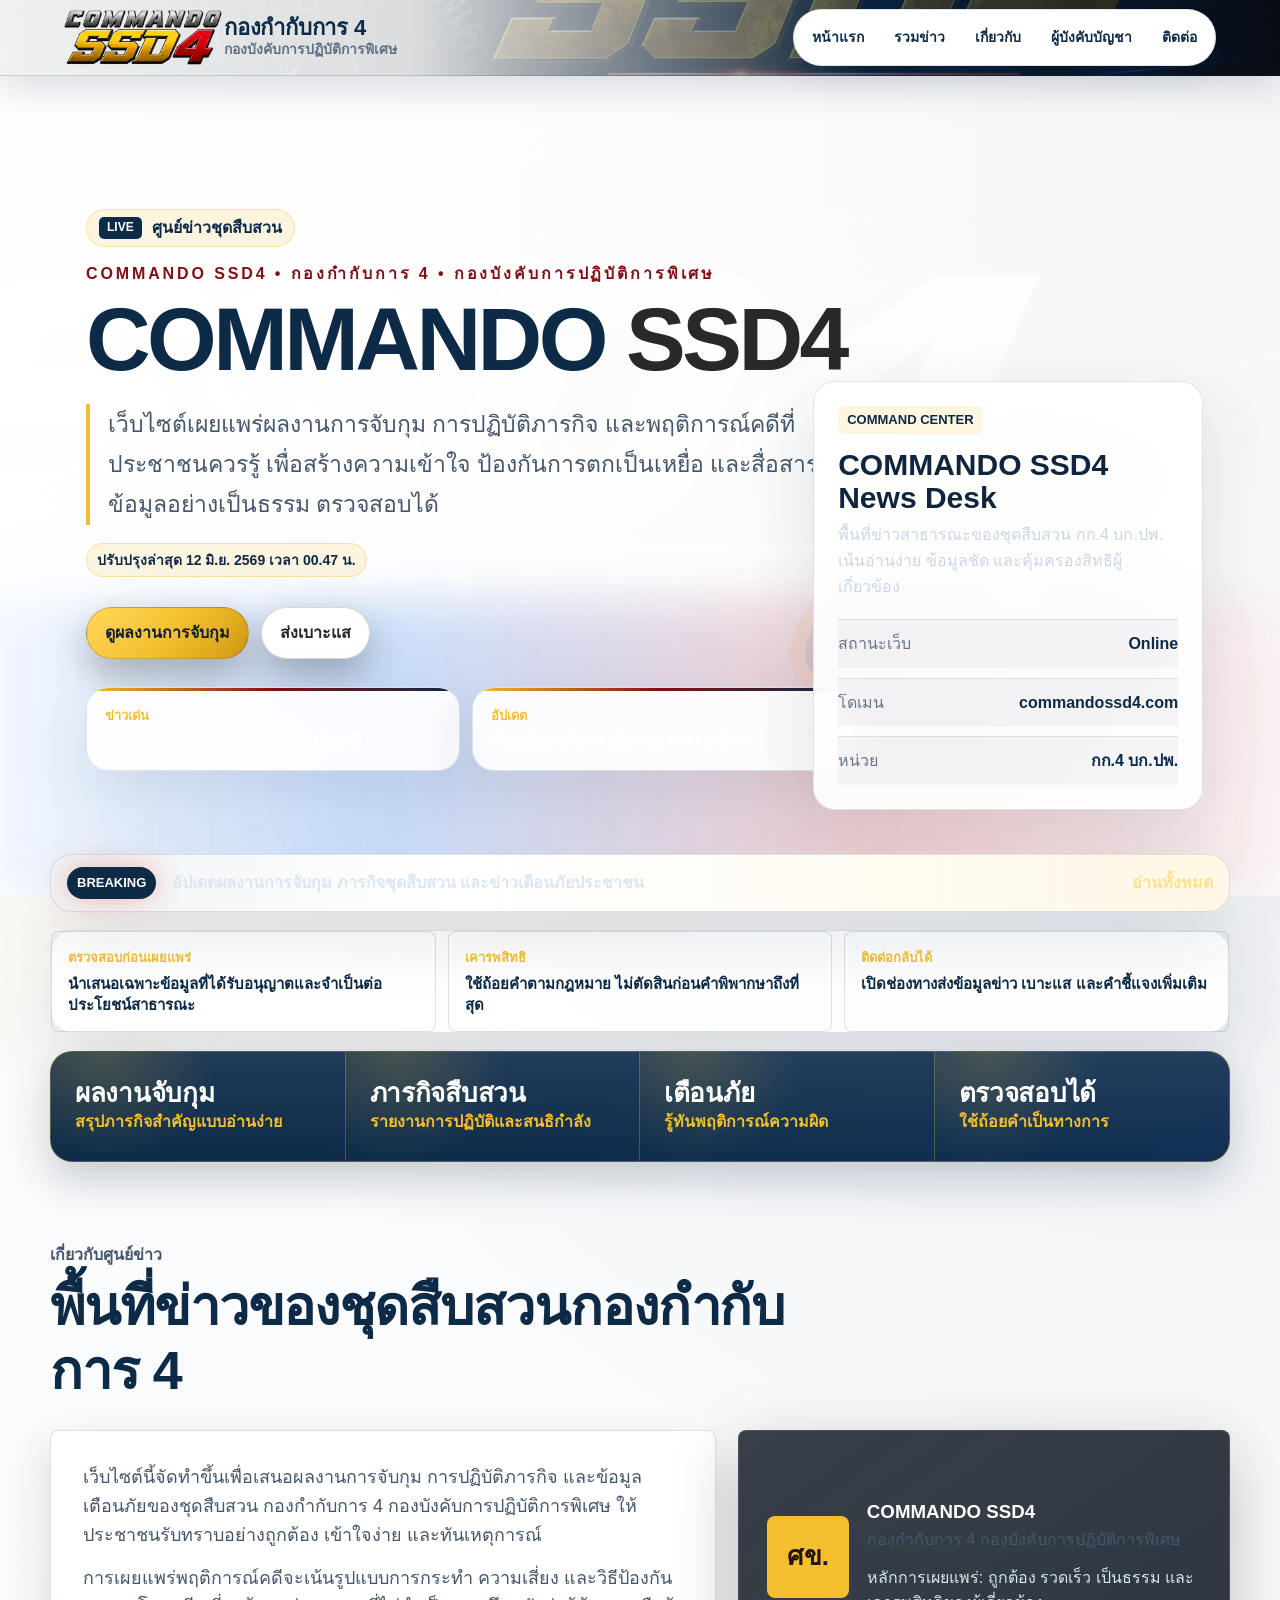
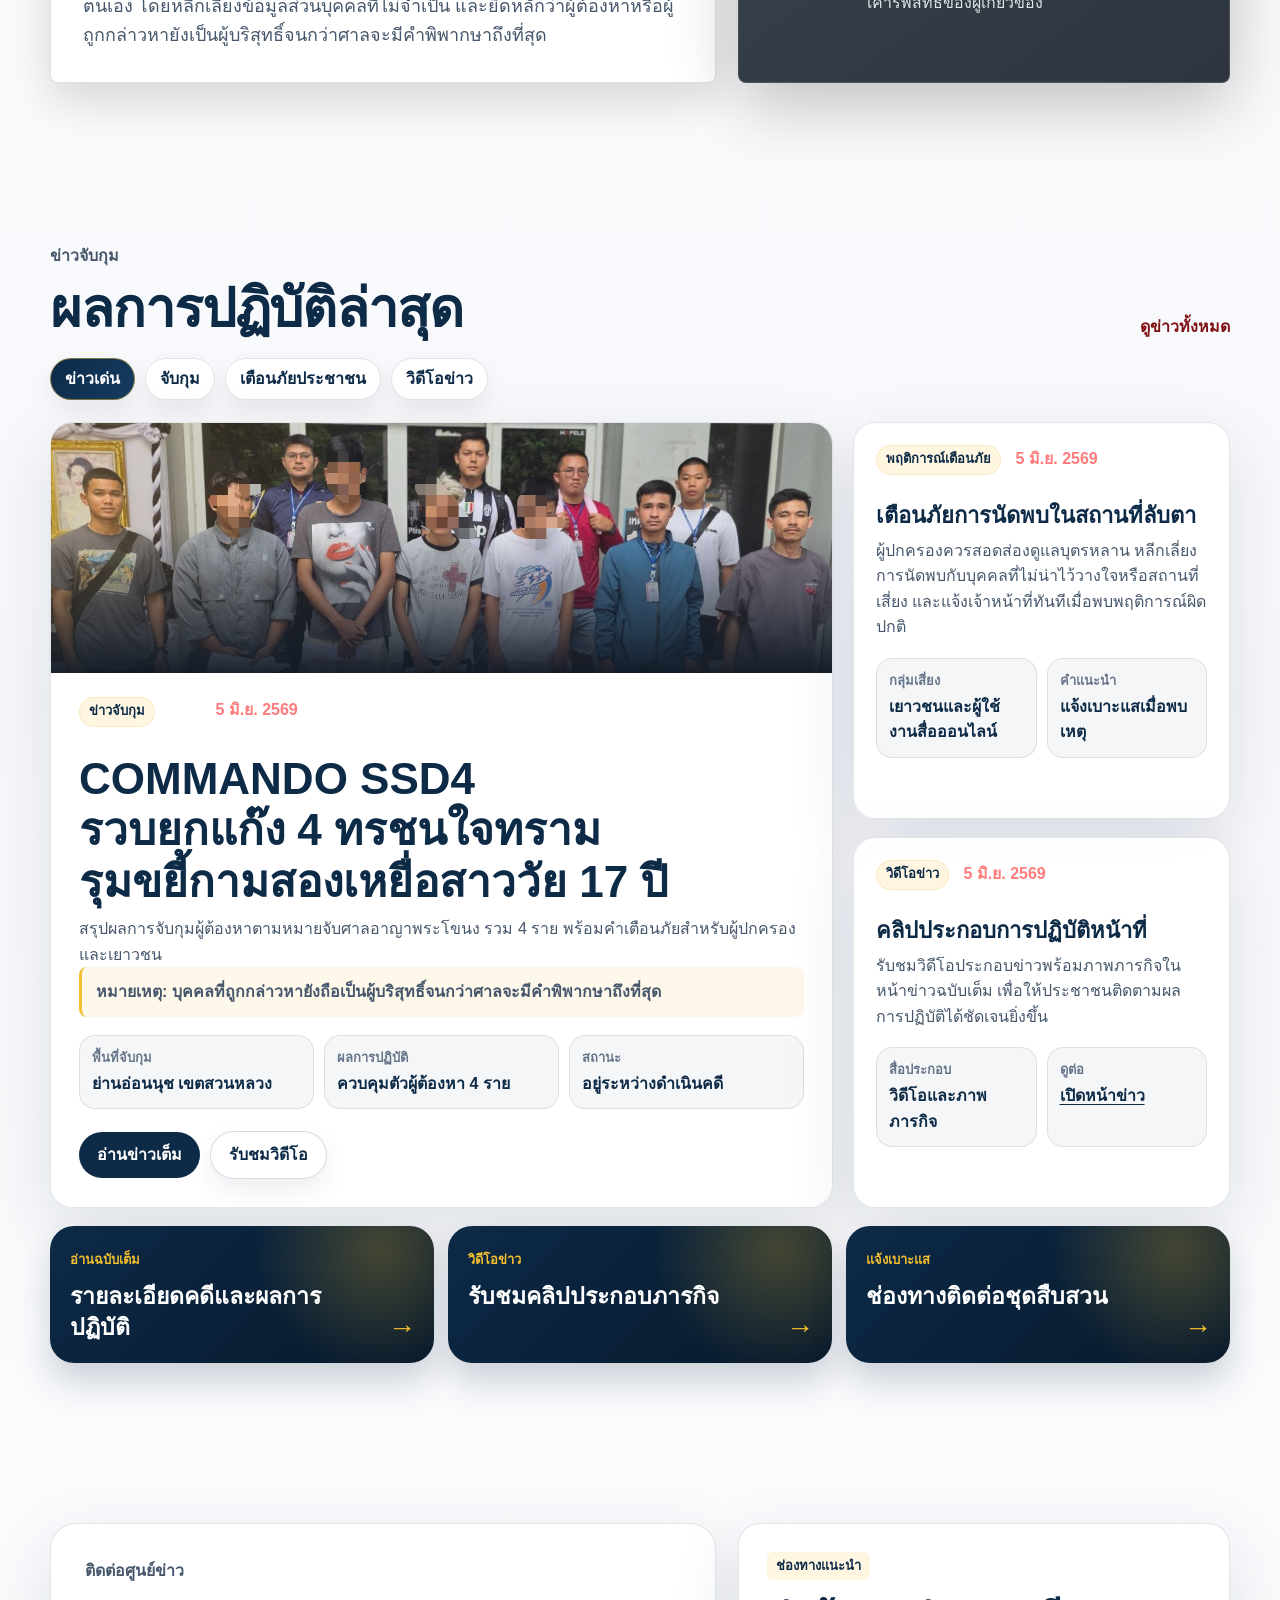
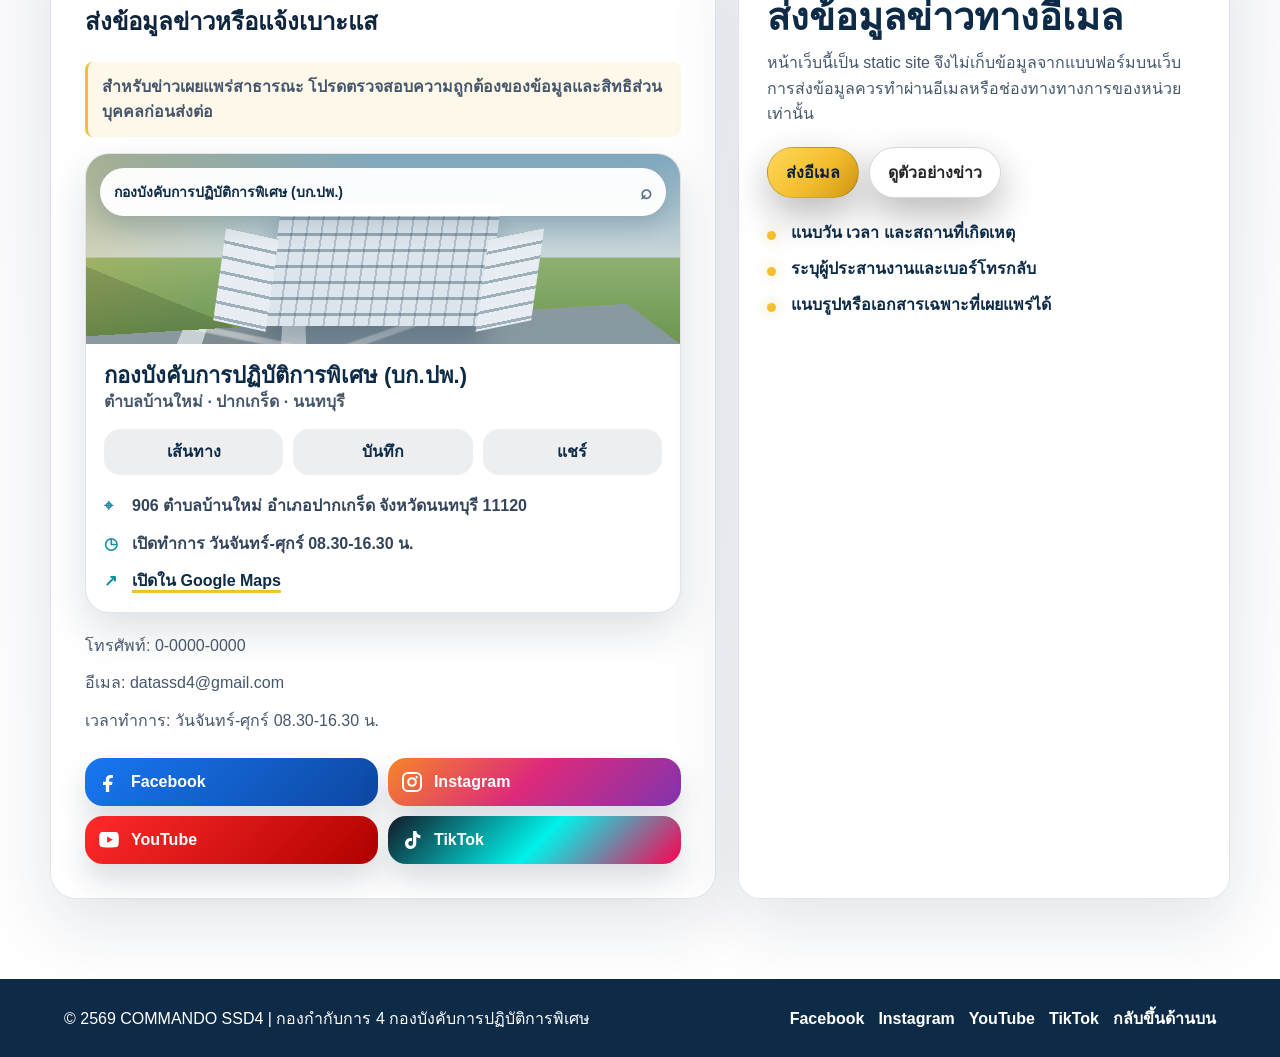
<file: index.html>
<!doctype html>
<html lang="th">
<head>
  <meta charset="utf-8">
  <meta name="viewport" content="width=device-width, initial-scale=1">
  <title>COMMANDO SSD4 | กองกำกับการ 4 กองบังคับการปฏิบัติการพิเศษ</title>
  <meta name="description" content="เว็บไซต์ COMMANDO SSD4 กองกำกับการ 4 กองบังคับการปฏิบัติการพิเศษ นำเสนอผลงานการจับกุม ภารกิจ และข่าวเตือนภัยประชาชน">
  <meta name="theme-color" content="#080d14">
  <meta property="og:type" content="website">
  <meta property="og:title" content="COMMANDO SSD4 | กองกำกับการ 4 กองบังคับการปฏิบัติการพิเศษ">
  <meta property="og:description" content="รายงานผลงานการจับกุม ภารกิจ และข่าวเตือนภัยประชาชนจาก COMMANDO SSD4">
  <meta property="og:image" content="https://commandossd4.com/assets/cover/ssd4-cover-wide-mono.jpg">
  <meta property="og:url" content="https://commandossd4.com/">
  <meta name="twitter:card" content="summary_large_image">
  <meta name="twitter:title" content="COMMANDO SSD4 | กองกำกับการ 4 กองบังคับการปฏิบัติการพิเศษ">
  <meta name="twitter:description" content="รายงานผลงานการจับกุม ภารกิจ และข่าวเตือนภัยประชาชนจาก COMMANDO SSD4">
  <meta name="twitter:image" content="https://commandossd4.com/assets/cover/ssd4-cover-wide-mono.jpg">
  <meta http-equiv="Content-Security-Policy" content="default-src 'self'; base-uri 'self'; object-src 'none'; frame-src 'none'; child-src 'none'; worker-src 'none'; form-action 'none'; img-src 'self' data:; font-src 'self'; media-src 'self'; manifest-src 'self'; style-src 'self'; style-src-elem 'self'; style-src-attr 'none'; script-src 'self'; script-src-elem 'self'; script-src-attr 'none'; connect-src 'none'; prefetch-src 'self'; navigate-to 'self' https://www.facebook.com https://www.instagram.com https://www.youtube.com https://www.tiktok.com https://maps.app.goo.gl https://www.google.com mailto:; trusted-types default; require-trusted-types-for 'script'">
  <meta name="referrer" content="strict-origin-when-cross-origin">
  <meta http-equiv="Permissions-Policy" content="camera=(), microphone=(), geolocation=(), payment=(), usb=(), bluetooth=(), interest-cohort=()">
  <meta http-equiv="X-Content-Type-Options" content="nosniff">
  <link rel="canonical" href="https://commandossd4.com/">
  <link rel="icon" href="assets/favicon.svg" type="image/svg+xml">
  <link rel="apple-touch-icon" href="assets/brand/commando-ssd4-header-logo-clean.png">
  <link rel="stylesheet" href="styles.css?v=location-card">
</head>
<body>
  <header class="site-header">
    <a class="brand" href="index.html#home" aria-label="กลับหน้าแรก">
      <img class="brand-mark" src="assets/brand/commando-ssd4-header-logo-clean.png" alt="โลโก้ COMMANDO SSD4">
      <span>
        <strong>กองกำกับการ 4</strong>
        <small>กองบังคับการปฏิบัติการพิเศษ</small>
      </span>
    </a>
    <button class="menu-button" type="button" aria-label="เปิดเมนู" aria-expanded="false">
      <span></span>
      <span></span>
      <span></span>
    </button>
    <nav class="main-nav" aria-label="เมนูหลัก">
      <a href="#home">หน้าแรก</a>
      <a href="news.html">รวมข่าว</a>
      <a href="#about">เกี่ยวกับ</a>
      <a href="commanders.html">ผู้บังคับบัญชา</a>
      <a href="#contact">ติดต่อ</a>
    </nav>
  </header>

  <main id="home">
    <section class="hero">
      <img src="assets/cover/ssd4-cover-wide-mono.jpg" alt="ภาพปก COMMANDO SSD4 LIVE โทนขาวดำ" class="hero-image">
      <div class="hero-overlay"></div>
      <div class="hero-content">
        <div class="live-kicker">
          <span>LIVE</span>
          ศูนย์ข่าวชุดสืบสวน
        </div>
        <p class="hero-sector">COMMANDO SSD4 • กองกำกับการ 4 • กองบังคับการปฏิบัติการพิเศษ</p>
        <h1>COMMANDO <span>SSD4</span></h1>
        <p class="hero-copy">เว็บไซต์เผยแพร่ผลงานการจับกุม การปฏิบัติภารกิจ และพฤติการณ์คดีที่ประชาชนควรรู้ เพื่อสร้างความเข้าใจ ป้องกันการตกเป็นเหยื่อ และสื่อสารข้อมูลอย่างเป็นธรรม ตรวจสอบได้</p>
        <p class="last-updated">ปรับปรุงล่าสุด 12 มิ.ย. 2569 เวลา 00.47 น.</p>
        <div class="hero-actions" aria-label="ทางลัดสำคัญ">
          <a class="primary-button" href="#news">ดูผลงานการจับกุม</a>
          <a class="secondary-button" href="#contact">ส่งเบาะแส</a>
        </div>
        <div class="hero-brief">
          <article>
            <span>ข่าวเด่น</span>
            <strong>รายงานผลการจับกุมและส่งดำเนินคดี</strong>
          </article>
          <article>
            <span>อัปเดต</span>
            <strong>เตือนภัยพฤติการณ์อาชญากรรมที่ควรรู้</strong>
          </article>
        </div>
      </div>
      <aside class="hero-command-card" aria-label="สรุปสถานะศูนย์ข่าว">
        <span class="card-label">COMMAND CENTER</span>
        <h2>COMMANDO SSD4 News Desk</h2>
        <p>พื้นที่ข่าวสาธารณะของชุดสืบสวน กก.4 บก.ปพ. เน้นอ่านง่าย ข้อมูลชัด และคุ้มครองสิทธิผู้เกี่ยวข้อง</p>
        <dl>
          <div><dt>สถานะเว็บ</dt><dd>Online</dd></div>
          <div><dt>โดเมน</dt><dd>commandossd4.com</dd></div>
          <div><dt>หน่วย</dt><dd>กก.4 บก.ปพ.</dd></div>
        </dl>
      </aside>
    </section>

    <section class="ticker" aria-label="ข่าวด่วน">
      <strong>BREAKING</strong>
      <p>อัปเดตผลงานการจับกุม ภารกิจชุดสืบสวน และข่าวเตือนภัยประชาชน</p>
      <a href="#news">อ่านทั้งหมด</a>
    </section>

    <section class="trust-strip" aria-label="มาตรฐานการเผยแพร่ข่าว">
      <article>
        <span>ตรวจสอบก่อนเผยแพร่</span>
        <strong>นำเสนอเฉพาะข้อมูลที่ได้รับอนุญาตและจำเป็นต่อประโยชน์สาธารณะ</strong>
      </article>
      <article>
        <span>เคารพสิทธิ</span>
        <strong>ใช้ถ้อยคำตามกฎหมาย ไม่ตัดสินก่อนคำพิพากษาถึงที่สุด</strong>
      </article>
      <article>
        <span>ติดต่อกลับได้</span>
        <strong>เปิดช่องทางส่งข้อมูลข่าว เบาะแส และคำชี้แจงเพิ่มเติม</strong>
      </article>
    </section>

    <section class="quick-stats" aria-label="สรุปข่าวและผลการปฏิบัติ">
      <article>
        <strong>ผลงานจับกุม</strong>
        <span>สรุปภารกิจสำคัญแบบอ่านง่าย</span>
      </article>
      <article>
        <strong>ภารกิจสืบสวน</strong>
        <span>รายงานการปฏิบัติและสนธิกำลัง</span>
      </article>
      <article>
        <strong>เตือนภัย</strong>
        <span>รู้ทันพฤติการณ์ความผิด</span>
      </article>
      <article>
        <strong>ตรวจสอบได้</strong>
        <span>ใช้ถ้อยคำเป็นทางการ</span>
      </article>
    </section>

    <section id="about" class="section">
      <div class="section-heading">
        <p class="eyebrow">เกี่ยวกับศูนย์ข่าว</p>
        <h2>พื้นที่ข่าวของชุดสืบสวนกองกำกับการ 4</h2>
      </div>
      <div class="about-grid">
        <div class="about-copy">
          <p>เว็บไซต์นี้จัดทำขึ้นเพื่อเสนอผลงานการจับกุม การปฏิบัติภารกิจ และข้อมูลเตือนภัยของชุดสืบสวน กองกำกับการ 4 กองบังคับการปฏิบัติการพิเศษ ให้ประชาชนรับทราบอย่างถูกต้อง เข้าใจง่าย และทันเหตุการณ์</p>
          <p>การเผยแพร่พฤติการณ์คดีจะเน้นรูปแบบการกระทำ ความเสี่ยง และวิธีป้องกันตนเอง โดยหลีกเลี่ยงข้อมูลส่วนบุคคลที่ไม่จำเป็น และยึดหลักว่าผู้ต้องหาหรือผู้ถูกกล่าวหายังเป็นผู้บริสุทธิ์จนกว่าศาลจะมีคำพิพากษาถึงที่สุด</p>
        </div>
        <div class="commander-panel">
          <div class="profile-avatar">ศข.</div>
          <div>
            <h3>COMMANDO SSD4</h3>
            <p>กองกำกับการ 4 กองบังคับการปฏิบัติการพิเศษ</p>
            <span>หลักการเผยแพร่: ถูกต้อง รวดเร็ว เป็นธรรม และเคารพสิทธิของผู้เกี่ยวข้อง</span>
          </div>
        </div>
      </div>
    </section>

    <section id="news" class="section">
      <div class="section-heading row-heading">
        <div>
          <p class="eyebrow">ข่าวจับกุม</p>
          <h2>ผลการปฏิบัติล่าสุด</h2>
        </div>
        <a class="text-link" href="news.html">ดูข่าวทั้งหมด</a>
      </div>
      <div class="news-toolbar" aria-label="หมวดข่าว">
        <span>ข่าวเด่น</span>
        <span>จับกุม</span>
        <span>เตือนภัยประชาชน</span>
        <span>วิดีโอข่าว</span>
      </div>
      <div class="news-dashboard">
        <article class="featured-news">
          <div class="news-visual" aria-hidden="true">
            <img src="assets/news/2026-06-05-case/cover.jpg" alt="">
          </div>
          <span class="news-tag">ข่าวจับกุม</span>
          <time datetime="2026-06-05">5 มิ.ย. 2569</time>
          <h3>COMMANDO SSD4<br>รวบยกแก๊ง 4 ทรชนใจทราม<br>รุมขยี้กามสองเหยื่อสาววัย 17 ปี</h3>
          <p>สรุปผลการจับกุมผู้ต้องหาตามหมายจับศาลอาญาพระโขนง รวม 4 ราย พร้อมคำเตือนภัยสำหรับผู้ปกครองและเยาวชน</p>
          <p class="editor-note">หมายเหตุ: บุคคลที่ถูกกล่าวหายังถือเป็นผู้บริสุทธิ์จนกว่าศาลจะมีคำพิพากษาถึงที่สุด</p>
          <dl class="case-meta">
            <div><dt>พื้นที่จับกุม</dt><dd>ย่านอ่อนนุช เขตสวนหลวง</dd></div>
            <div><dt>ผลการปฏิบัติ</dt><dd>ควบคุมตัวผู้ต้องหา 4 ราย</dd></div>
            <div><dt>สถานะ</dt><dd>อยู่ระหว่างดำเนินคดี</dd></div>
          </dl>
          <div class="news-actions">
            <a class="read-more-button" href="news/2026-06-05-arrest-case.html">อ่านข่าวเต็ม</a>
            <a class="outline-button" href="news/2026-06-05-arrest-case.html#video">รับชมวิดีโอ</a>
          </div>
        </article>
        <div class="news-side">
          <article class="news-item">
            <span class="news-tag">พฤติการณ์เตือนภัย</span>
            <time datetime="2026-06-05">5 มิ.ย. 2569</time>
            <h3>เตือนภัยการนัดพบในสถานที่ลับตา</h3>
            <p>ผู้ปกครองควรสอดส่องดูแลบุตรหลาน หลีกเลี่ยงการนัดพบกับบุคคลที่ไม่น่าไว้วางใจหรือสถานที่เสี่ยง และแจ้งเจ้าหน้าที่ทันทีเมื่อพบพฤติการณ์ผิดปกติ</p>
            <dl class="case-meta">
              <div><dt>กลุ่มเสี่ยง</dt><dd>เยาวชนและผู้ใช้งานสื่อออนไลน์</dd></div>
              <div><dt>คำแนะนำ</dt><dd>แจ้งเบาะแสเมื่อพบเหตุ</dd></div>
            </dl>
          </article>
          <article class="news-item">
            <span class="news-tag">วิดีโอข่าว</span>
            <time datetime="2026-06-05">5 มิ.ย. 2569</time>
            <h3>คลิปประกอบการปฏิบัติหน้าที่</h3>
            <p>รับชมวิดีโอประกอบข่าวพร้อมภาพภารกิจในหน้าข่าวฉบับเต็ม เพื่อให้ประชาชนติดตามผลการปฏิบัติได้ชัดเจนยิ่งขึ้น</p>
            <dl class="case-meta">
              <div><dt>สื่อประกอบ</dt><dd>วิดีโอและภาพภารกิจ</dd></div>
              <div><dt>ดูต่อ</dt><dd><a href="news/2026-06-05-arrest-case.html#video">เปิดหน้าข่าว</a></dd></div>
            </dl>
          </article>
        </div>
      </div>
      <div class="news-followup" aria-label="ลิงก์ต่อเนื่องจากข่าวเด่น">
        <a href="news/2026-06-05-arrest-case.html">
          <span>อ่านฉบับเต็ม</span>
          <strong>รายละเอียดคดีและผลการปฏิบัติ</strong>
        </a>
        <a href="news/2026-06-05-arrest-case.html#video">
          <span>วิดีโอข่าว</span>
          <strong>รับชมคลิปประกอบภารกิจ</strong>
        </a>
        <a href="#contact">
          <span>แจ้งเบาะแส</span>
          <strong>ช่องทางติดต่อชุดสืบสวน</strong>
        </a>
      </div>
    </section>

    <section id="contact" class="section contact-section">
      <div class="contact-info">
        <p class="eyebrow">ติดต่อศูนย์ข่าว</p>
        <h2>ส่งข้อมูลข่าวหรือแจ้งเบาะแส</h2>
        <p class="contact-lead">สำหรับข่าวเผยแพร่สาธารณะ โปรดตรวจสอบความถูกต้องของข้อมูลและสิทธิส่วนบุคคลก่อนส่งต่อ</p>
        <div class="location-card" aria-label="แสดงที่ตั้งหน่วย">
          <a class="location-visual" href="https://maps.app.goo.gl/cY9nkMkqJ4x2Moxg7" target="_blank" rel="noopener noreferrer" referrerpolicy="no-referrer" aria-label="เปิดที่ตั้งบน Google Maps">
            <span class="map-search-pill">กองบังคับการปฏิบัติการพิเศษ (บก.ปพ.)</span>
            <span class="location-building" aria-hidden="true"></span>
          </a>
          <div class="location-body">
            <h3>กองบังคับการปฏิบัติการพิเศษ (บก.ปพ.)</h3>
            <p class="location-subtitle">ตำบลบ้านใหม่ · ปากเกร็ด · นนทบุรี</p>
            <div class="location-actions" aria-label="เครื่องมือแผนที่">
              <a href="https://maps.app.goo.gl/cY9nkMkqJ4x2Moxg7" target="_blank" rel="noopener noreferrer" referrerpolicy="no-referrer">เส้นทาง</a>
              <a href="https://maps.app.goo.gl/cY9nkMkqJ4x2Moxg7" target="_blank" rel="noopener noreferrer" referrerpolicy="no-referrer">บันทึก</a>
              <a href="https://maps.app.goo.gl/cY9nkMkqJ4x2Moxg7" target="_blank" rel="noopener noreferrer" referrerpolicy="no-referrer">แชร์</a>
            </div>
            <ul class="location-details">
              <li><span aria-hidden="true">⌖</span>906 ตำบลบ้านใหม่ อำเภอปากเกร็ด จังหวัดนนทบุรี 11120</li>
              <li><span aria-hidden="true">◷</span>เปิดทำการ วันจันทร์-ศุกร์ 08.30-16.30 น.</li>
              <li><span aria-hidden="true">↗</span><a href="https://maps.app.goo.gl/cY9nkMkqJ4x2Moxg7" target="_blank" rel="noopener noreferrer" referrerpolicy="no-referrer">เปิดใน Google Maps</a></li>
            </ul>
          </div>
        </div>
        <p>โทรศัพท์: 0-0000-0000</p>
        <p>อีเมล: datassd4@gmail.com</p>
        <p>เวลาทำการ: วันจันทร์-ศุกร์ 08.30-16.30 น.</p>
        <div class="social-block" aria-label="ช่องทางโซเชียลมีเดีย">
          <a class="social-link facebook" href="https://www.facebook.com/share/1BGMzTdyQH/?mibextid=wwXIfr" target="_blank" rel="noopener noreferrer" referrerpolicy="no-referrer" aria-label="Facebook Commando SSD4">
            <svg viewBox="0 0 24 24" aria-hidden="true">
              <path d="M14.2 8.1H16V5.2c-.9-.1-1.8-.2-2.7-.2-2.7 0-4.5 1.6-4.5 4.6v2.1H6v3.2h2.8V22h3.4v-7.1h2.8l.5-3.2h-3.3V9.9c0-1 .3-1.8 2-1.8Z"></path>
            </svg>
            <span>Facebook</span>
          </a>
          <a class="social-link instagram" href="https://www.instagram.com/commando_ssd4" target="_blank" rel="noopener noreferrer" referrerpolicy="no-referrer" aria-label="Instagram Commando SSD4">
            <svg viewBox="0 0 24 24" aria-hidden="true">
              <path d="M7.8 2h8.4A5.8 5.8 0 0 1 22 7.8v8.4a5.8 5.8 0 0 1-5.8 5.8H7.8A5.8 5.8 0 0 1 2 16.2V7.8A5.8 5.8 0 0 1 7.8 2Zm0 2A3.8 3.8 0 0 0 4 7.8v8.4A3.8 3.8 0 0 0 7.8 20h8.4a3.8 3.8 0 0 0 3.8-3.8V7.8A3.8 3.8 0 0 0 16.2 4H7.8Zm8.9 2.1a1.2 1.2 0 1 1 0 2.4 1.2 1.2 0 0 1 0-2.4ZM12 7.2a4.8 4.8 0 1 1 0 9.6 4.8 4.8 0 0 1 0-9.6Zm0 2a2.8 2.8 0 1 0 0 5.6 2.8 2.8 0 0 0 0-5.6Z"></path>
            </svg>
            <span>Instagram</span>
          </a>
          <a class="social-link youtube" href="https://www.youtube.com/@commando_ssd4" target="_blank" rel="noopener noreferrer" referrerpolicy="no-referrer" aria-label="YouTube Commando SSD4">
            <svg viewBox="0 0 24 24" aria-hidden="true">
              <path d="M21.6 7.2s-.2-1.5-.8-2.2c-.8-.8-1.7-.8-2.1-.9C15.8 3.9 12 3.9 12 3.9s-3.8 0-6.7.2c-.4.1-1.3.1-2.1.9-.6.7-.8 2.2-.8 2.2S2.2 9 2.2 10.8v1.7c0 1.8.2 3.6.2 3.6s.2 1.5.8 2.2c.8.8 1.9.8 2.4.9 1.8.2 6.4.2 6.4.2s3.8 0 6.7-.2c.4-.1 1.3-.1 2.1-.9.6-.7.8-2.2.8-2.2s.2-1.8.2-3.6v-1.7c0-1.8-.2-3.6-.2-3.6ZM10.1 14.8V8.6l5.8 3.1-5.8 3.1Z"></path>
            </svg>
            <span>YouTube</span>
          </a>
          <a class="social-link tiktok" href="https://www.tiktok.com/@commandossd4" target="_blank" rel="noopener noreferrer" referrerpolicy="no-referrer" aria-label="TikTok Commando SSD4">
            <svg viewBox="0 0 24 24" aria-hidden="true">
              <path d="M16.3 3c.3 2.5 1.7 4 4.1 4.2v3.1c-1.5 0-2.9-.5-4.1-1.4v6.4c0 3.3-2.6 5.7-5.8 5.7A5.5 5.5 0 0 1 5 15.5C5 12.2 7.7 10 10.9 10c.4 0 .8 0 1.2.1v3.2a3 3 0 0 0-1.2-.2 2.4 2.4 0 1 0 2.2 2.4V3h3.2Z"></path>
            </svg>
            <span>TikTok</span>
          </a>
        </div>
      </div>
      <aside class="contact-card" aria-label="ช่องทางส่งข้อมูล">
        <span class="card-label">ช่องทางแนะนำ</span>
        <h3>ส่งข้อมูลข่าวทางอีเมล</h3>
        <p>หน้าเว็บนี้เป็น static site จึงไม่เก็บข้อมูลจากแบบฟอร์มบนเว็บ การส่งข้อมูลควรทำผ่านอีเมลหรือช่องทางทางการของหน่วยเท่านั้น</p>
        <div class="contact-actions">
          <a class="primary-button" href="mailto:datassd4@gmail.com?subject=ส่งข้อมูลข่าว Commando SSD4">ส่งอีเมล</a>
            <a class="secondary-button" href="news.html">ดูตัวอย่างข่าว</a>
        </div>
        <ul class="intel-list">
          <li>แนบวัน เวลา และสถานที่เกิดเหตุ</li>
          <li>ระบุผู้ประสานงานและเบอร์โทรกลับ</li>
          <li>แนบรูปหรือเอกสารเฉพาะที่เผยแพร่ได้</li>
        </ul>
      </aside>
    </section>
  </main>

  <footer class="site-footer">
    <p>© 2569 COMMANDO SSD4 | กองกำกับการ 4 กองบังคับการปฏิบัติการพิเศษ</p>
    <div class="footer-actions">
      <a href="https://www.facebook.com/share/1BGMzTdyQH/?mibextid=wwXIfr" target="_blank" rel="noopener noreferrer" referrerpolicy="no-referrer">Facebook</a>
      <a href="https://www.instagram.com/commando_ssd4" target="_blank" rel="noopener noreferrer" referrerpolicy="no-referrer">Instagram</a>
      <a href="https://www.youtube.com/@commando_ssd4" target="_blank" rel="noopener noreferrer" referrerpolicy="no-referrer">YouTube</a>
      <a href="https://www.tiktok.com/@commandossd4" target="_blank" rel="noopener noreferrer" referrerpolicy="no-referrer">TikTok</a>
      <a href="#home">กลับขึ้นด้านบน</a>
    </div>
  </footer>

  <script src="assets/data/news-data.js?v=news-system"></script>
  <script src="script.js?v=news-system-2"></script>
</body>
</html>
</file>
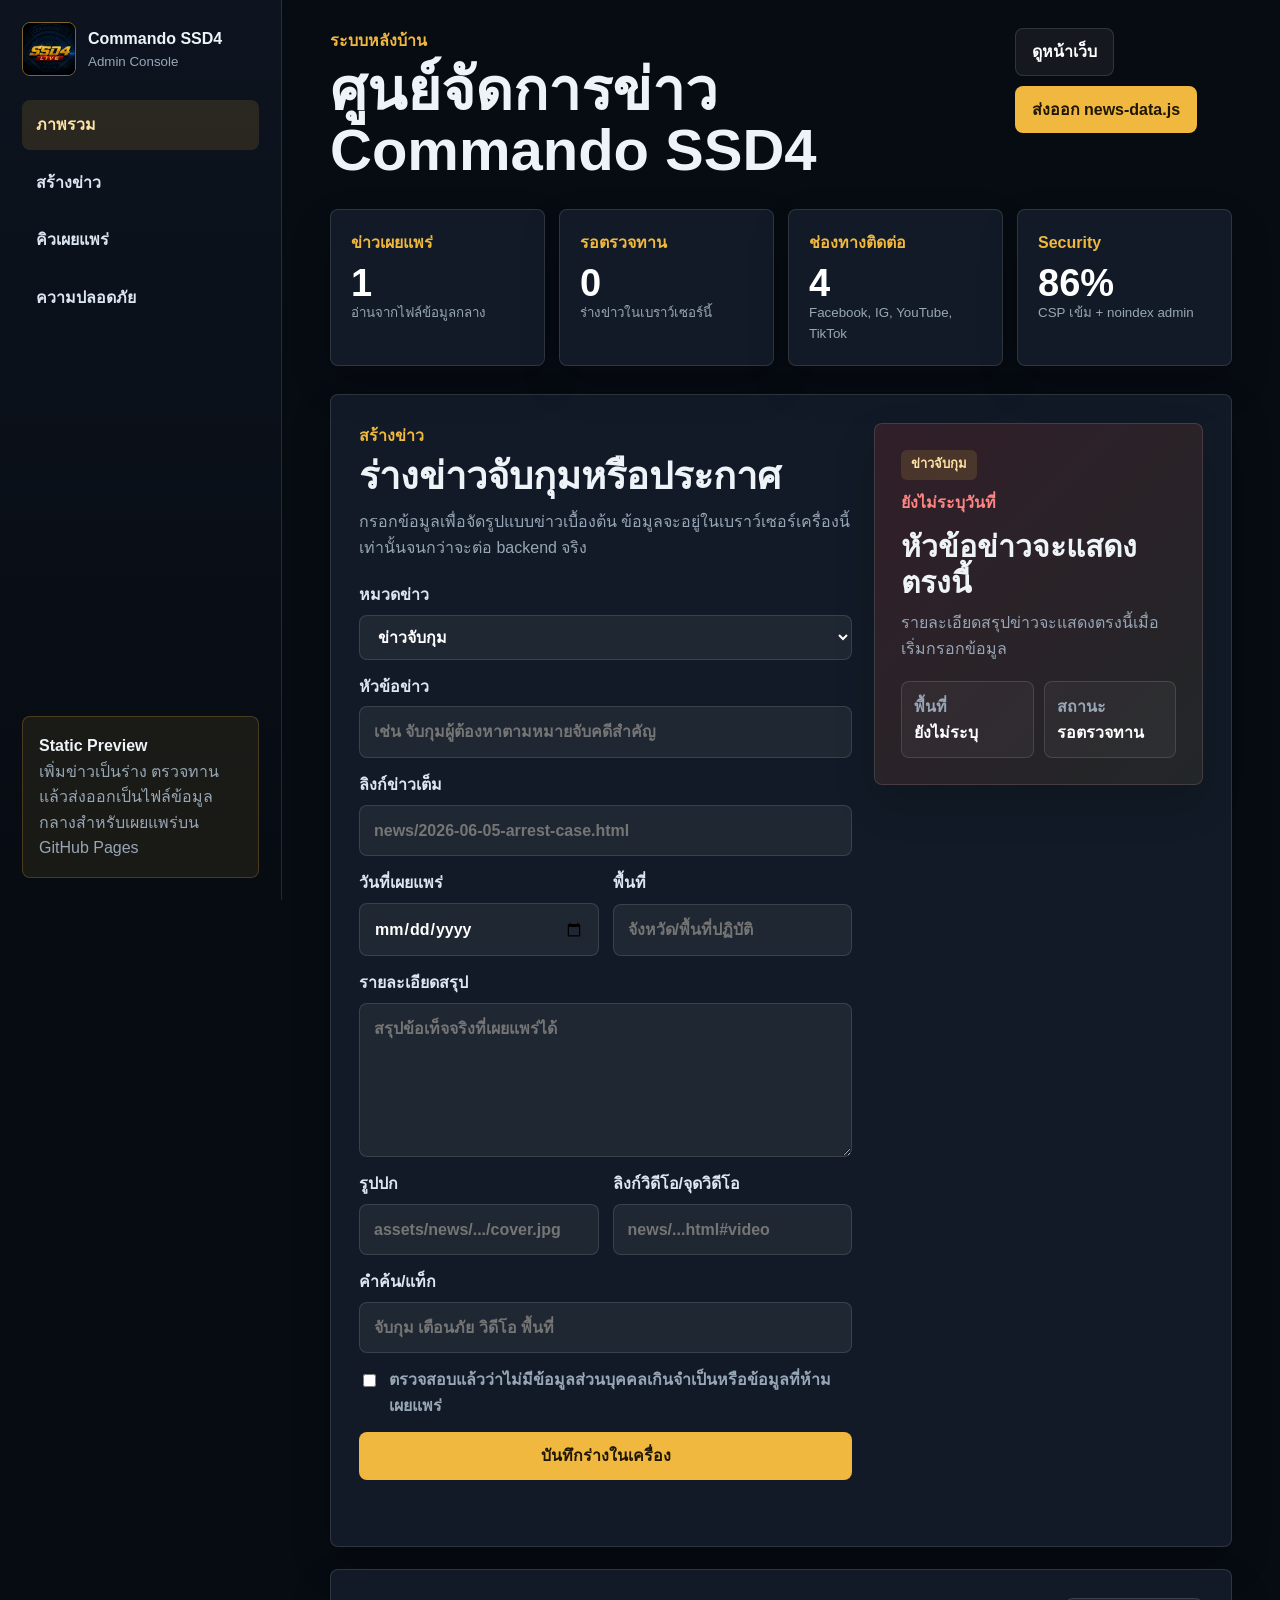
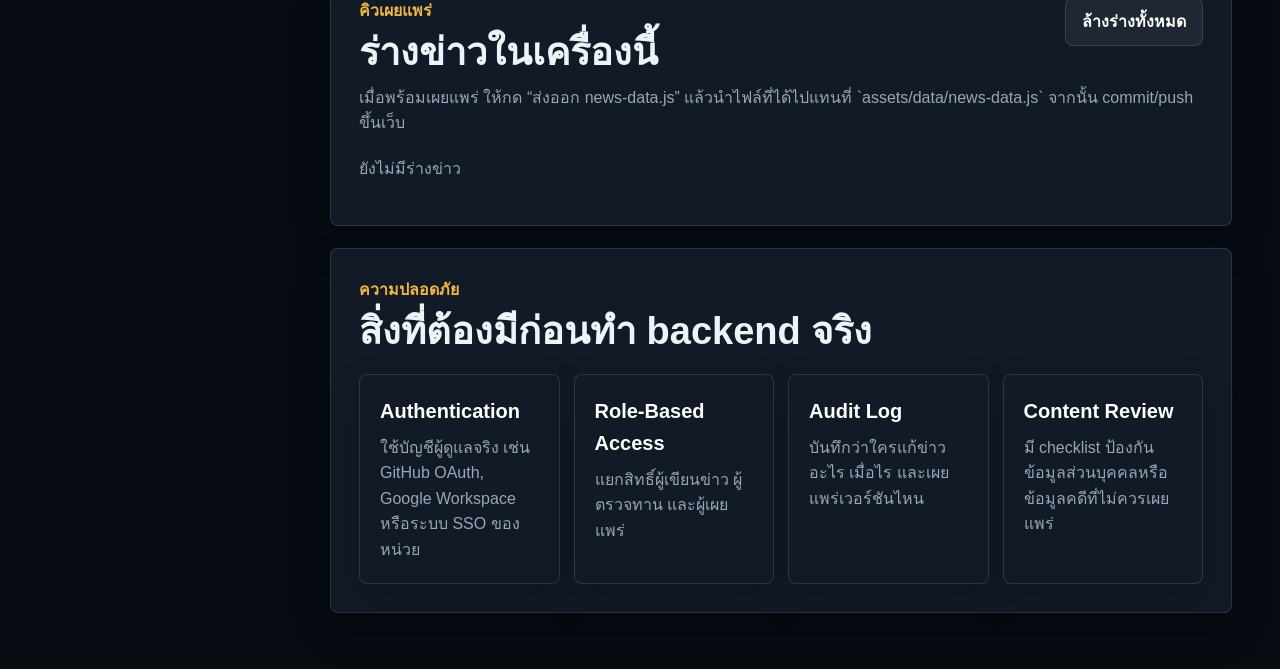
<file: admin.html>
<!doctype html>
<html lang="th">
<head>
  <meta charset="utf-8">
  <meta name="viewport" content="width=device-width, initial-scale=1">
  <title>ระบบหลังบ้าน | Commando SSD4</title>
  <meta name="robots" content="noindex, nofollow">
  <meta name="theme-color" content="#080d14">
  <meta http-equiv="Content-Security-Policy" content="default-src 'self'; base-uri 'self'; object-src 'none'; frame-src 'none'; child-src 'none'; worker-src 'none'; form-action 'none'; img-src 'self' data:; font-src 'self'; media-src 'self'; manifest-src 'self'; style-src 'self'; style-src-elem 'self'; style-src-attr 'none'; script-src 'self'; script-src-elem 'self'; script-src-attr 'none'; connect-src 'none'; trusted-types default; require-trusted-types-for 'script'">
  <meta name="referrer" content="no-referrer">
  <meta http-equiv="Permissions-Policy" content="camera=(), microphone=(), geolocation=(), payment=(), usb=(), bluetooth=(), interest-cohort=()">
  <link rel="icon" href="assets/favicon.svg" type="image/svg+xml">
  <link rel="stylesheet" href="admin.css?v=news-system">
</head>
<body>
  <aside class="admin-sidebar" aria-label="เมนูระบบหลังบ้าน">
    <a class="admin-brand" href="index.html">
      <img src="assets/ssd4-live-logo.jpg" alt="Commando SSD4">
      <span>
        <strong>Commando SSD4</strong>
        <small>Admin Console</small>
      </span>
    </a>
    <nav>
      <a class="active" href="#dashboard">ภาพรวม</a>
      <a href="#compose">สร้างข่าว</a>
      <a href="#queue">คิวเผยแพร่</a>
      <a href="#security">ความปลอดภัย</a>
    </nav>
    <div class="sidebar-note">
      <strong>Static Preview</strong>
        <span>เพิ่มข่าวเป็นร่าง ตรวจทาน แล้วส่งออกเป็นไฟล์ข้อมูลกลางสำหรับเผยแพร่บน GitHub Pages</span>
    </div>
  </aside>

  <main class="admin-main">
    <header class="admin-topbar">
      <div>
        <p class="eyebrow">ระบบหลังบ้าน</p>
        <h1>ศูนย์จัดการข่าว Commando SSD4</h1>
      </div>
      <div class="topbar-actions">
        <a class="ghost-button" href="index.html">ดูหน้าเว็บ</a>
        <button class="primary-button" type="button" id="exportButton">ส่งออก news-data.js</button>
      </div>
    </header>

    <section id="dashboard" class="metric-grid" aria-label="ภาพรวมระบบ">
      <article>
        <span>ข่าวเผยแพร่</span>
        <strong id="publishedCount">0</strong>
        <small>อ่านจากไฟล์ข้อมูลกลาง</small>
      </article>
      <article>
        <span>รอตรวจทาน</span>
        <strong id="draftCount">0</strong>
        <small>ร่างข่าวในเบราว์เซอร์นี้</small>
      </article>
      <article>
        <span>ช่องทางติดต่อ</span>
        <strong>4</strong>
        <small>Facebook, IG, YouTube, TikTok</small>
      </article>
      <article>
        <span>Security</span>
        <strong>86%</strong>
        <small>CSP เข้ม + noindex admin</small>
      </article>
    </section>

    <section id="compose" class="admin-panel compose-layout">
      <div>
        <p class="eyebrow">สร้างข่าว</p>
        <h2>ร่างข่าวจับกุมหรือประกาศ</h2>
        <p class="panel-copy">กรอกข้อมูลเพื่อจัดรูปแบบข่าวเบื้องต้น ข้อมูลจะอยู่ในเบราว์เซอร์เครื่องนี้เท่านั้นจนกว่าจะต่อ backend จริง</p>
        <form id="draftForm" class="draft-form" autocomplete="off" novalidate>
          <label>
            หมวดข่าว
            <select name="category">
              <option>ข่าวจับกุม</option>
              <option>ปฏิบัติการร่วม</option>
              <option>เตือนภัย</option>
              <option>ประกาศ</option>
            </select>
          </label>
          <label>
            หัวข้อข่าว
            <input name="title" maxlength="120" placeholder="เช่น จับกุมผู้ต้องหาตามหมายจับคดีสำคัญ">
          </label>
          <label>
            ลิงก์ข่าวเต็ม
            <input name="href" maxlength="160" placeholder="news/2026-06-05-arrest-case.html">
          </label>
          <div class="field-row">
            <label>
              วันที่เผยแพร่
              <input name="date" type="date">
            </label>
            <label>
              พื้นที่
              <input name="area" maxlength="80" placeholder="จังหวัด/พื้นที่ปฏิบัติ">
            </label>
          </div>
          <label>
            รายละเอียดสรุป
            <textarea name="summary" rows="5" maxlength="900" placeholder="สรุปข้อเท็จจริงที่เผยแพร่ได้"></textarea>
          </label>
          <div class="field-row">
            <label>
              รูปปก
              <input name="image" maxlength="180" placeholder="assets/news/.../cover.jpg">
            </label>
            <label>
              ลิงก์วิดีโอ/จุดวิดีโอ
              <input name="videoHref" maxlength="180" placeholder="news/...html#video">
            </label>
          </div>
          <label>
            คำค้น/แท็ก
            <input name="keywords" maxlength="260" placeholder="จับกุม เตือนภัย วิดีโอ พื้นที่">
          </label>
          <label class="check-row">
            <input name="rights" type="checkbox">
            <span>ตรวจสอบแล้วว่าไม่มีข้อมูลส่วนบุคคลเกินจำเป็นหรือข้อมูลที่ห้ามเผยแพร่</span>
          </label>
          <button class="primary-button" type="submit">บันทึกร่างในเครื่อง</button>
          <p class="form-status" role="status" aria-live="polite"></p>
        </form>
      </div>
      <aside class="preview-card" aria-label="ตัวอย่างข่าว">
        <span class="news-tag" id="previewCategory">ข่าวจับกุม</span>
        <time id="previewDate">ยังไม่ระบุวันที่</time>
        <h3 id="previewTitle">หัวข้อข่าวจะแสดงตรงนี้</h3>
        <p id="previewSummary">รายละเอียดสรุปข่าวจะแสดงตรงนี้เมื่อเริ่มกรอกข้อมูล</p>
        <dl>
          <div><dt>พื้นที่</dt><dd id="previewArea">ยังไม่ระบุ</dd></div>
          <div><dt>สถานะ</dt><dd>รอตรวจทาน</dd></div>
        </dl>
      </aside>
    </section>

    <section id="queue" class="admin-panel">
      <div class="panel-heading">
        <div>
          <p class="eyebrow">คิวเผยแพร่</p>
          <h2>ร่างข่าวในเครื่องนี้</h2>
        </div>
        <button class="ghost-button" type="button" id="clearButton">ล้างร่างทั้งหมด</button>
      </div>
      <p class="panel-copy">เมื่อพร้อมเผยแพร่ ให้กด “ส่งออก news-data.js” แล้วนำไฟล์ที่ได้ไปแทนที่ `assets/data/news-data.js` จากนั้น commit/push ขึ้นเว็บ</p>
      <div class="draft-list" id="draftList">
        <p class="empty-state">ยังไม่มีร่างข่าว</p>
      </div>
    </section>

    <section id="security" class="admin-panel security-panel">
      <p class="eyebrow">ความปลอดภัย</p>
      <h2>สิ่งที่ต้องมีก่อนทำ backend จริง</h2>
      <div class="security-grid">
        <article>
          <strong>Authentication</strong>
          <span>ใช้บัญชีผู้ดูแลจริง เช่น GitHub OAuth, Google Workspace หรือระบบ SSO ของหน่วย</span>
        </article>
        <article>
          <strong>Role-Based Access</strong>
          <span>แยกสิทธิ์ผู้เขียนข่าว ผู้ตรวจทาน และผู้เผยแพร่</span>
        </article>
        <article>
          <strong>Audit Log</strong>
          <span>บันทึกว่าใครแก้ข่าวอะไร เมื่อไร และเผยแพร่เวอร์ชันไหน</span>
        </article>
        <article>
          <strong>Content Review</strong>
          <span>มี checklist ป้องกันข้อมูลส่วนบุคคลหรือข้อมูลคดีที่ไม่ควรเผยแพร่</span>
        </article>
      </div>
    </section>
  </main>

  <script src="assets/data/news-data.js?v=news-system"></script>
  <script src="admin.js?v=news-system-2"></script>
</body>
</html>
</file>
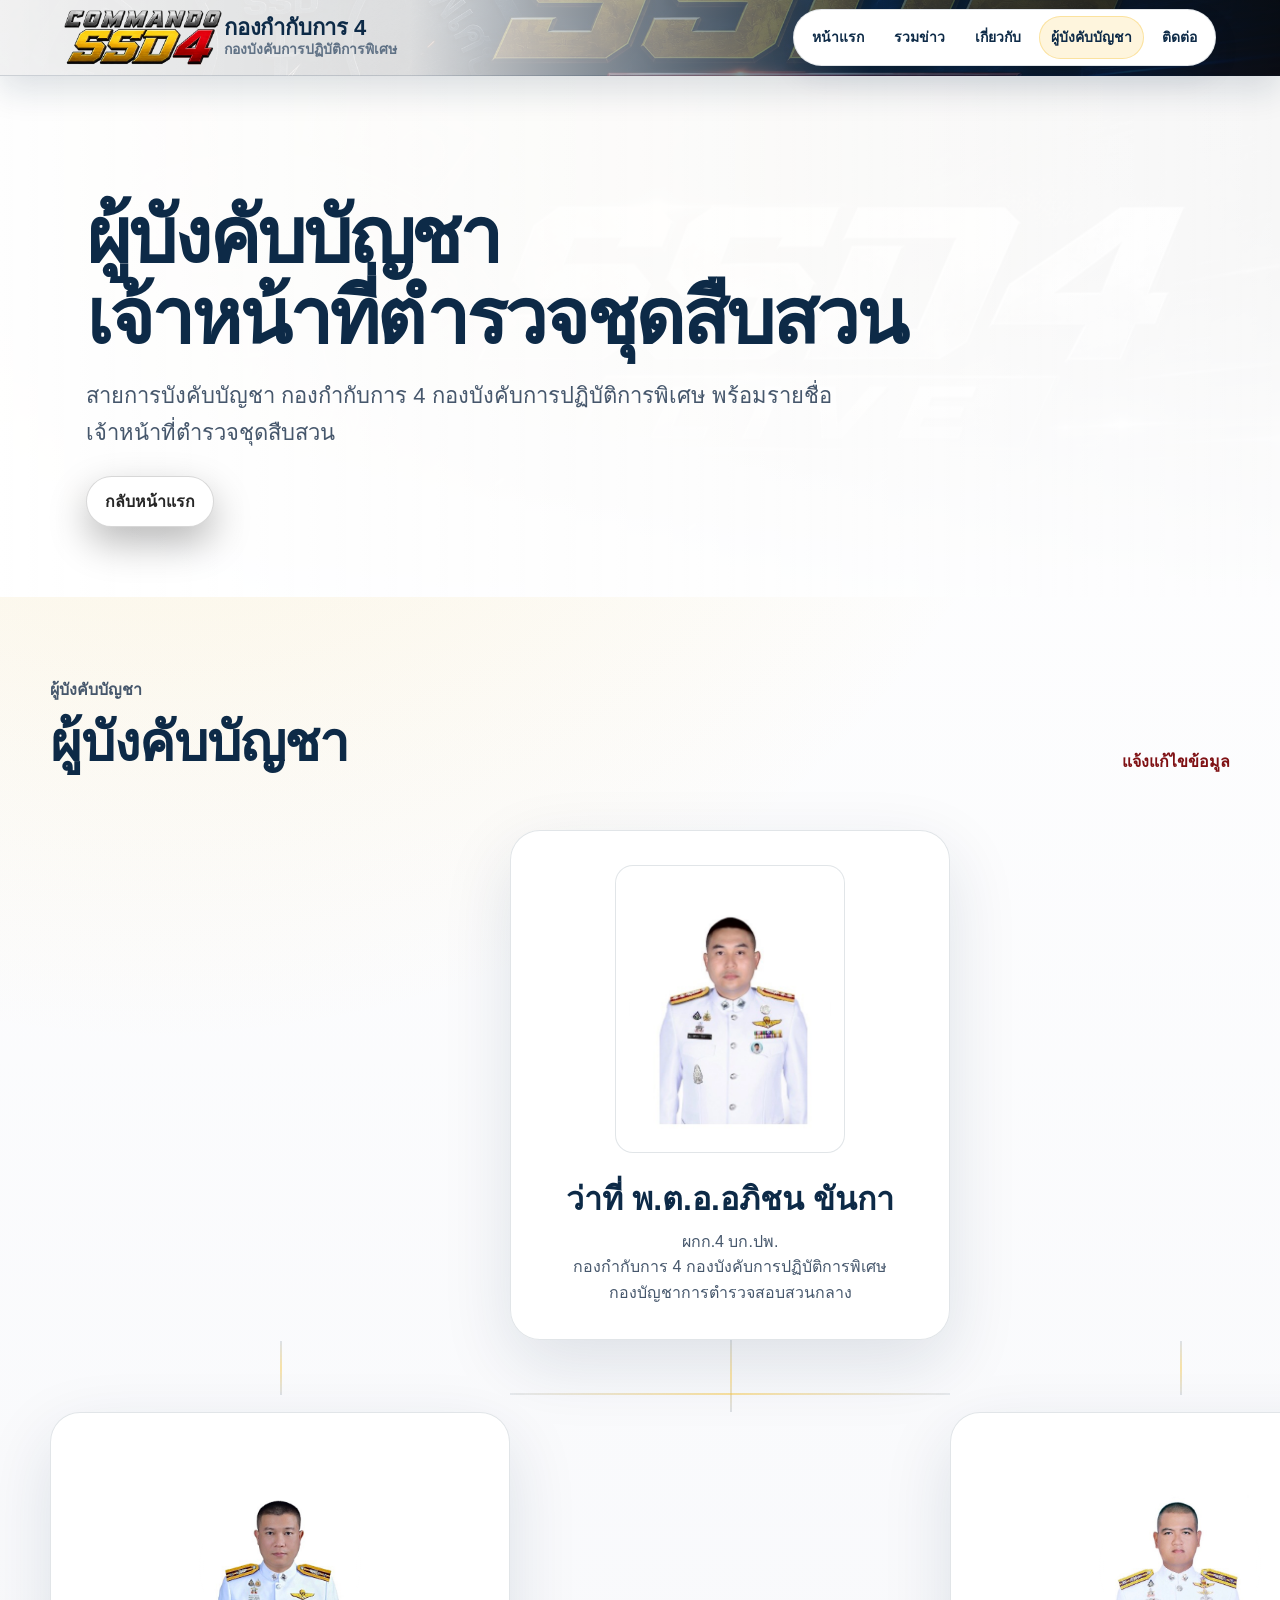
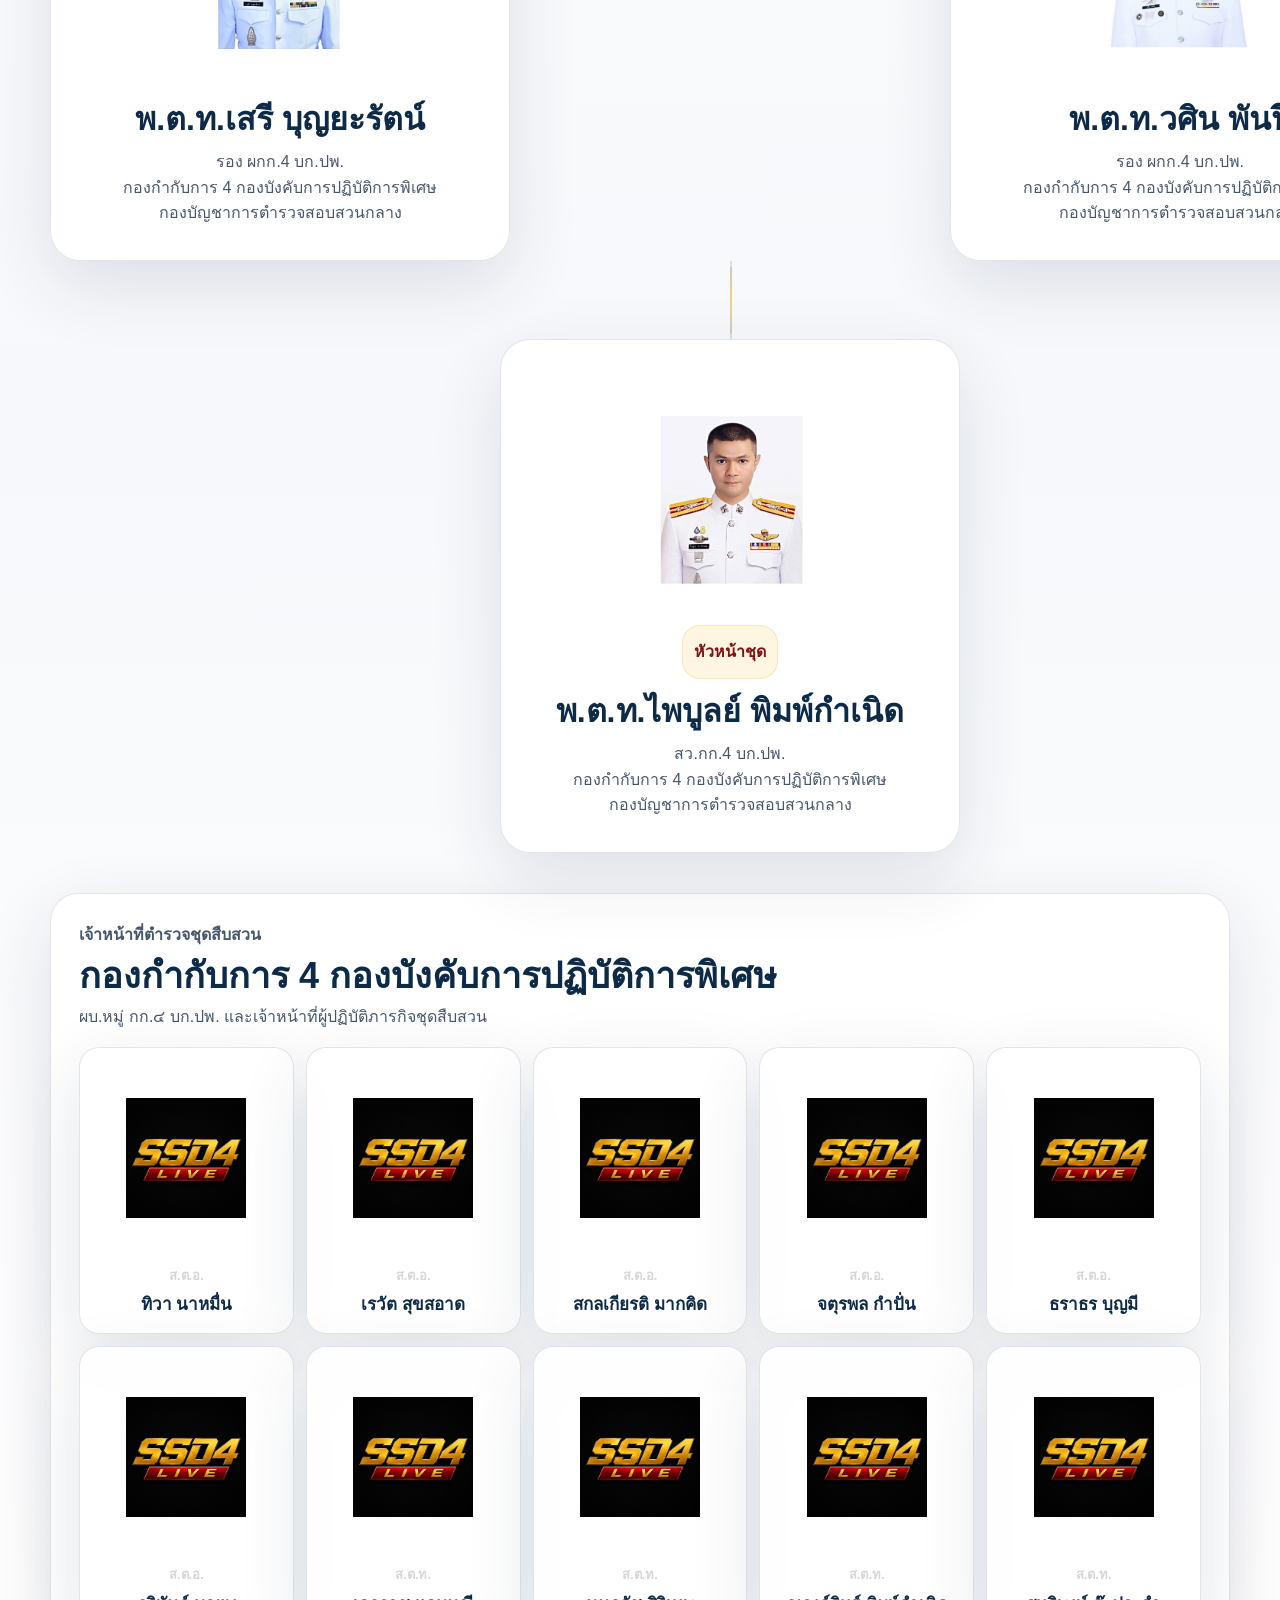
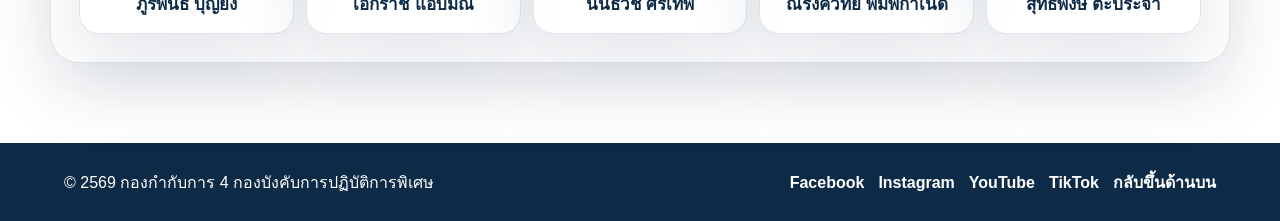
<file: commanders.html>
<!doctype html>
<html lang="th">
<head>
  <meta charset="utf-8">
  <meta name="viewport" content="width=device-width, initial-scale=1">
  <title>ผู้บังคับบัญชา</title>
  <meta name="description" content="สายการบังคับบัญชาและเจ้าหน้าที่ตำรวจชุดสืบสวน กองกำกับการ 4 กองบังคับการปฏิบัติการพิเศษ">
  <meta name="theme-color" content="#080d14">
  <meta property="og:type" content="website">
  <meta property="og:title" content="ผู้บังคับบัญชา">
  <meta property="og:description" content="สายการบังคับบัญชาและเจ้าหน้าที่ตำรวจชุดสืบสวน กองกำกับการ 4 กองบังคับการปฏิบัติการพิเศษ">
  <meta property="og:image" content="https://commandossd4.com/assets/cover/ssd4-cover-wide-mono.jpg">
  <meta property="og:url" content="https://commandossd4.com/">
  <meta name="twitter:card" content="summary_large_image">
  <meta name="twitter:title" content="ผู้บังคับบัญชา">
  <meta name="twitter:description" content="สายการบังคับบัญชาและเจ้าหน้าที่ตำรวจชุดสืบสวน กองกำกับการ 4 กองบังคับการปฏิบัติการพิเศษ">
  <meta name="twitter:image" content="https://commandossd4.com/assets/cover/ssd4-cover-wide-mono.jpg">
  <meta http-equiv="Content-Security-Policy" content="default-src 'self'; base-uri 'self'; object-src 'none'; frame-src 'none'; child-src 'none'; worker-src 'none'; form-action 'none'; img-src 'self' data:; font-src 'self'; media-src 'self'; manifest-src 'self'; style-src 'self'; style-src-elem 'self'; style-src-attr 'none'; script-src 'self'; script-src-elem 'self'; script-src-attr 'none'; connect-src 'none'; prefetch-src 'self'; navigate-to 'self' https://www.facebook.com https://www.instagram.com https://www.youtube.com https://www.tiktok.com mailto:; trusted-types default; require-trusted-types-for 'script'">
  <meta name="referrer" content="strict-origin-when-cross-origin">
  <meta http-equiv="Permissions-Policy" content="camera=(), microphone=(), geolocation=(), payment=(), usb=(), bluetooth=(), interest-cohort=()">
  <meta http-equiv="X-Content-Type-Options" content="nosniff">
  <link rel="canonical" href="https://commandossd4.com/commanders.html">
  <link rel="icon" href="assets/favicon.svg" type="image/svg+xml">
  <link rel="apple-touch-icon" href="assets/brand/commando-ssd4-header-logo-clean.png">
  <link rel="stylesheet" href="styles.css?v=news-index">
</head>
<body id="top">
  <header class="site-header">
    <a class="brand" href="index.html#home" aria-label="กลับหน้าแรก">
      <img class="brand-mark" src="assets/brand/commando-ssd4-header-logo-clean.png" alt="โลโก้หน่วย">
      <span>
        <strong>กองกำกับการ 4</strong>
        <small>กองบังคับการปฏิบัติการพิเศษ</small>
      </span>
    </a>
    <button class="menu-button" type="button" aria-label="เปิดเมนู" aria-expanded="false">
      <span></span>
      <span></span>
      <span></span>
    </button>
    <nav class="main-nav" aria-label="เมนูหลัก">
      <a href="index.html#home">หน้าแรก</a>
      <a href="news.html">รวมข่าว</a>
      <a href="index.html#about">เกี่ยวกับ</a>
      <a href="commanders.html" aria-current="page">ผู้บังคับบัญชา</a>
      <a href="index.html#contact">ติดต่อ</a>
    </nav>
  </header>

  <main class="subpage-main">
    <section class="subpage-hero">
      <img src="assets/cover/ssd4-cover-wide-mono.jpg" alt="ภาพปกหน่วยโทนขาวดำ" class="subpage-hero-image">
      <div class="subpage-hero-overlay"></div>
      <div class="subpage-hero-content">
        <h1>ผู้บังคับบัญชา<br>เจ้าหน้าที่ตำรวจชุดสืบสวน</h1>
        <p>สายการบังคับบัญชา กองกำกับการ 4 กองบังคับการปฏิบัติการพิเศษ พร้อมรายชื่อเจ้าหน้าที่ตำรวจชุดสืบสวน</p>
        <a class="secondary-button" href="index.html">กลับหน้าแรก</a>
      </div>
    </section>

    <section id="commanders" class="section commanders-section">
      <div class="section-heading row-heading">
        <div>
          <p class="eyebrow">ผู้บังคับบัญชา</p>
          <h2>ผู้บังคับบัญชา</h2>
        </div>
        <a class="text-link" href="#contact">แจ้งแก้ไขข้อมูล</a>
      </div>
      <div class="command-chain" aria-label="ผังสายการบังคับบัญชา">
        <div class="chain-level chain-top">
          <article class="commander-card chain-card main-commander">
            <img src="assets/commanders/aphichon-khanka.jpg" alt="รูปผู้บังคับบัญชา ว่าที่ พ.ต.อ.อภิชน ขันกา">
            <div>
              <h3>ว่าที่ พ.ต.อ.อภิชน ขันกา</h3>
              <p>ผกก.4 บก.ปพ.<br>กองกำกับการ 4 กองบังคับการปฏิบัติการพิเศษ<br>กองบัญชาการตำรวจสอบสวนกลาง</p>
            </div>
          </article>
        </div>
        <div class="chain-level chain-deputies">
          <article class="commander-card chain-card">
            <img class="person-photo" src="assets/commanders/seri-boonyarat.jpg" alt="รูปผู้บังคับบัญชา พ.ต.ท.เสรี บุญยะรัตน์">
            <h3>พ.ต.ท.เสรี บุญยะรัตน์</h3>
            <p>รอง ผกก.4 บก.ปพ.<br>กองกำกับการ 4 กองบังคับการปฏิบัติการพิเศษ<br>กองบัญชาการตำรวจสอบสวนกลาง</p>
          </article>
          <article class="commander-card chain-card">
            <img class="person-photo" src="assets/commanders/wasin-phanpi.jpg" alt="รูปผู้บังคับบัญชา พ.ต.ท.วศิน พันปี">
            <h3>พ.ต.ท.วศิน พันปี</h3>
            <p>รอง ผกก.4 บก.ปพ.<br>กองกำกับการ 4 กองบังคับการปฏิบัติการพิเศษ<br>กองบัญชาการตำรวจสอบสวนกลาง</p>
          </article>
        </div>
        <div class="chain-level chain-team-lead">
          <article class="commander-card chain-card">
            <img class="person-photo" src="assets/commanders/paiboon-phimkamnoet.jpg" alt="รูปผู้บังคับบัญชา พ.ต.ท.ไพบูลย์ พิมพ์กำเนิด">
            <span class="rank-badge">หัวหน้าชุด</span>
            <h3>พ.ต.ท.ไพบูลย์ พิมพ์กำเนิด</h3>
            <p>สว.กก.4 บก.ปพ.<br>กองกำกับการ 4 กองบังคับการปฏิบัติการพิเศษ<br>กองบัญชาการตำรวจสอบสวนกลาง</p>
          </article>
        </div>
      </div>
      <div class="investigation-team" aria-label="เจ้าหน้าที่ตำรวจชุดสืบสวน กองกำกับการ 4">
        <div class="team-heading">
          <p class="eyebrow">เจ้าหน้าที่ตำรวจชุดสืบสวน</p>
          <h3>กองกำกับการ 4 กองบังคับการปฏิบัติการพิเศษ</h3>
          <p>ผบ.หมู่ กก.๔ บก.ปพ. และเจ้าหน้าที่ผู้ปฏิบัติภารกิจชุดสืบสวน</p>
        </div>
        <div class="team-grid">
          <article><img class="person-photo" src="assets/brand/ssd4-live-profile-dark.jpg" alt="รูปประจำตัว ส.ต.อ.ทิวา นาหมื่น"><span>ส.ต.อ.</span><strong>ทิวา นาหมื่น</strong></article>
          <article><img class="person-photo" src="assets/brand/ssd4-live-profile-dark.jpg" alt="รูปประจำตัว ส.ต.อ.เรวัต สุขสอาด"><span>ส.ต.อ.</span><strong>เรวัต สุขสอาด</strong></article>
          <article><img class="person-photo" src="assets/brand/ssd4-live-profile-dark.jpg" alt="รูปประจำตัว ส.ต.อ.สกลเกียรติ มากคิด"><span>ส.ต.อ.</span><strong>สกลเกียรติ มากคิด</strong></article>
          <article><img class="person-photo" src="assets/brand/ssd4-live-profile-dark.jpg" alt="รูปประจำตัว ส.ต.อ.จตุรพล กำปั่น"><span>ส.ต.อ.</span><strong>จตุรพล กำปั่น</strong></article>
          <article><img class="person-photo" src="assets/brand/ssd4-live-profile-dark.jpg" alt="รูปประจำตัว ส.ต.อ.ธราธร บุญมี"><span>ส.ต.อ.</span><strong>ธราธร บุญมี</strong></article>
          <article><img class="person-photo" src="assets/brand/ssd4-live-profile-dark.jpg" alt="รูปประจำตัว ส.ต.อ.ภูริพันธ์ บุญยง"><span>ส.ต.อ.</span><strong>ภูริพันธ์ บุญยง</strong></article>
          <article><img class="person-photo" src="assets/brand/ssd4-live-profile-dark.jpg" alt="รูปประจำตัว ส.ต.ท.เอกราช แอบมณี"><span>ส.ต.ท.</span><strong>เอกราช แอบมณี</strong></article>
          <article><img class="person-photo" src="assets/brand/ssd4-live-profile-dark.jpg" alt="รูปประจำตัว ส.ต.ท.นนธวัช ศิริเทพ"><span>ส.ต.ท.</span><strong>นนธวัช ศิริเทพ</strong></article>
          <article><img class="person-photo" src="assets/brand/ssd4-live-profile-dark.jpg" alt="รูปประจำตัว ส.ต.ท.ณรงค์วิทย์ พิมพ์กำเนิด"><span>ส.ต.ท.</span><strong>ณรงค์วิทย์ พิมพ์กำเนิด</strong></article>
          <article><img class="person-photo" src="assets/brand/ssd4-live-profile-dark.jpg" alt="รูปประจำตัว ส.ต.ท.สุทธิพงษ์ ต๊ะประจำ"><span>ส.ต.ท.</span><strong>สุทธิพงษ์ ต๊ะประจำ</strong></article>
        </div>
      </div>
    </section>


  </main>

  <footer class="site-footer">
    <p>© 2569 กองกำกับการ 4 กองบังคับการปฏิบัติการพิเศษ</p>
    <div class="footer-actions">
      <a href="https://www.facebook.com/share/1BGMzTdyQH/?mibextid=wwXIfr" target="_blank" rel="noopener noreferrer" referrerpolicy="no-referrer">Facebook</a>
      <a href="https://www.instagram.com/commando_ssd4" target="_blank" rel="noopener noreferrer" referrerpolicy="no-referrer">Instagram</a>
      <a href="https://www.youtube.com/@commando_ssd4" target="_blank" rel="noopener noreferrer" referrerpolicy="no-referrer">YouTube</a>
      <a href="https://www.tiktok.com/@commandossd4" target="_blank" rel="noopener noreferrer" referrerpolicy="no-referrer">TikTok</a>
      <a href="#top">กลับขึ้นด้านบน</a>
    </div>
  </footer>

  <script src="script.js?v=news-index"></script>
</body>
</html>
</file>
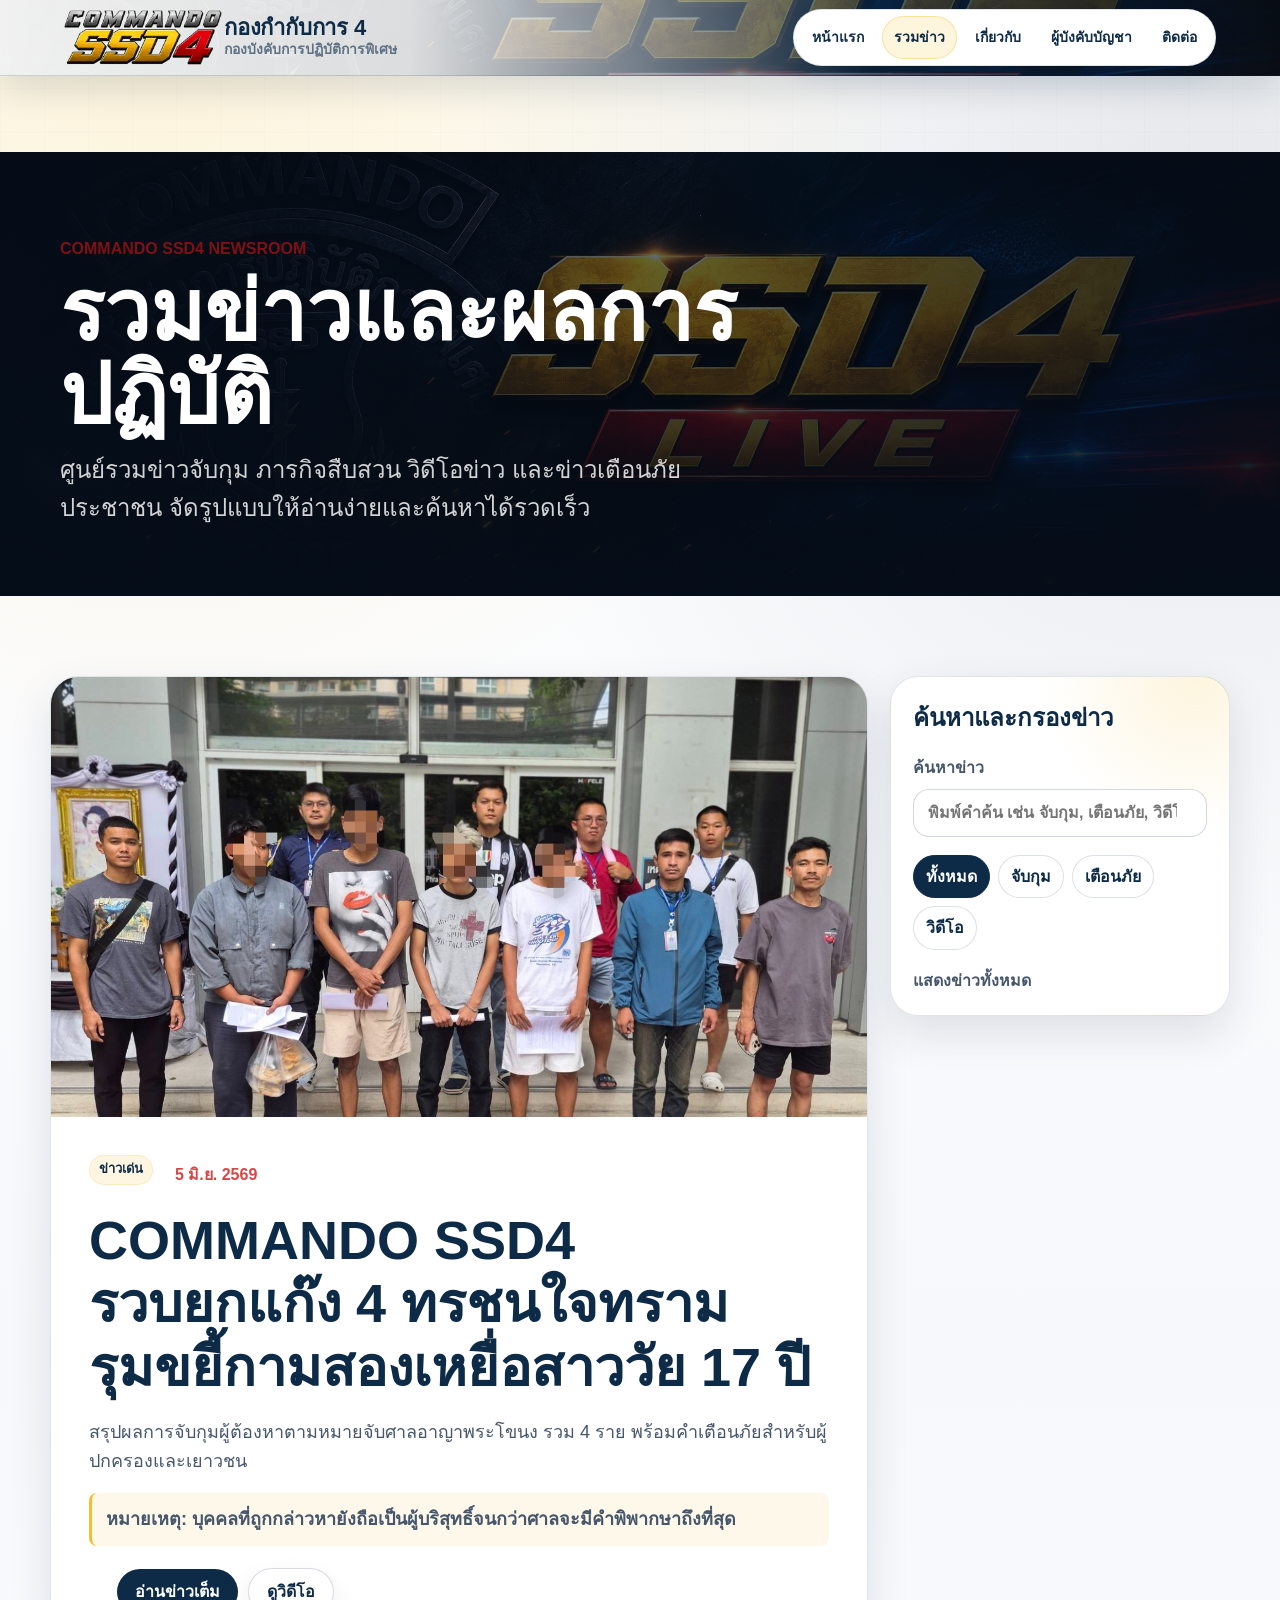
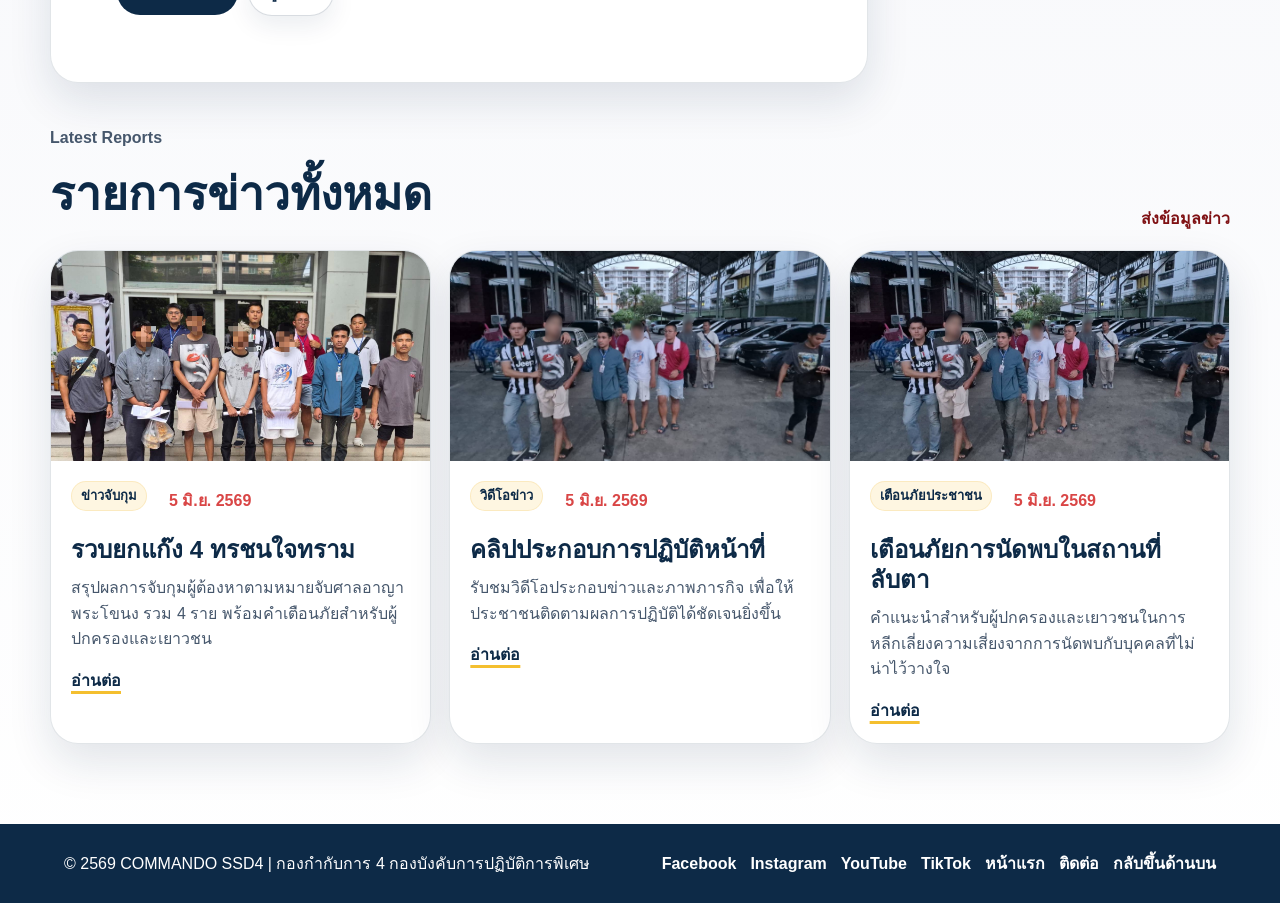
<file: news.html>
<!doctype html>
<html lang="th">
<head>
  <meta charset="utf-8">
  <meta name="viewport" content="width=device-width, initial-scale=1">
  <title>รวมข่าว COMMANDO SSD4 | กองกำกับการ 4 กองบังคับการปฏิบัติการพิเศษ</title>
  <meta name="description" content="หน้ารวมข่าว COMMANDO SSD4 รวมข่าวจับกุม ภารกิจสืบสวน วิดีโอข่าว และข่าวเตือนภัยประชาชน">
  <meta name="theme-color" content="#080d14">
  <meta property="og:type" content="website">
  <meta property="og:title" content="รวมข่าว COMMANDO SSD4">
  <meta property="og:description" content="รวมข่าวจับกุม ภารกิจสืบสวน วิดีโอข่าว และข่าวเตือนภัยประชาชนจาก COMMANDO SSD4">
  <meta property="og:image" content="https://commandossd4.com/assets/cover/ssd4-cover-wide-mono.jpg">
  <meta property="og:url" content="https://commandossd4.com/news.html">
  <meta name="twitter:card" content="summary_large_image">
  <meta name="twitter:title" content="รวมข่าว COMMANDO SSD4">
  <meta name="twitter:description" content="รวมข่าวจับกุม ภารกิจสืบสวน วิดีโอข่าว และข่าวเตือนภัยประชาชนจาก COMMANDO SSD4">
  <meta name="twitter:image" content="https://commandossd4.com/assets/cover/ssd4-cover-wide-mono.jpg">
  <meta http-equiv="Content-Security-Policy" content="default-src 'self'; base-uri 'self'; object-src 'none'; frame-src 'none'; child-src 'none'; worker-src 'none'; form-action 'none'; img-src 'self' data:; font-src 'self'; media-src 'self'; manifest-src 'self'; style-src 'self'; style-src-elem 'self'; style-src-attr 'none'; script-src 'self'; script-src-elem 'self'; script-src-attr 'none'; connect-src 'none'; prefetch-src 'self'; navigate-to 'self' https://www.facebook.com https://www.instagram.com https://www.youtube.com https://www.tiktok.com mailto:; trusted-types default; require-trusted-types-for 'script'">
  <meta name="referrer" content="strict-origin-when-cross-origin">
  <meta http-equiv="Permissions-Policy" content="camera=(), microphone=(), geolocation=(), payment=(), usb=(), bluetooth=(), interest-cohort=()">
  <meta http-equiv="X-Content-Type-Options" content="nosniff">
  <link rel="canonical" href="https://commandossd4.com/news.html">
  <link rel="icon" href="assets/favicon.svg" type="image/svg+xml">
  <link rel="apple-touch-icon" href="assets/brand/commando-ssd4-header-logo-clean.png">
  <link rel="stylesheet" href="styles.css?v=news-system">
</head>
<body id="top">
  <header class="site-header">
    <a class="brand" href="index.html#home" aria-label="กลับหน้าแรก">
      <img class="brand-mark" src="assets/brand/commando-ssd4-header-logo-clean.png" alt="โลโก้ COMMANDO SSD4">
      <span>
        <strong>กองกำกับการ 4</strong>
        <small>กองบังคับการปฏิบัติการพิเศษ</small>
      </span>
    </a>
    <button class="menu-button" type="button" aria-label="เปิดเมนู" aria-expanded="false">
      <span></span>
      <span></span>
      <span></span>
    </button>
    <nav class="main-nav" aria-label="เมนูหลัก">
      <a href="index.html#home">หน้าแรก</a>
      <a href="news.html" aria-current="page">รวมข่าว</a>
      <a href="index.html#about">เกี่ยวกับ</a>
      <a href="commanders.html">ผู้บังคับบัญชา</a>
      <a href="index.html#contact">ติดต่อ</a>
    </nav>
  </header>

  <main class="news-index-main">
    <section class="news-index-hero">
      <img src="assets/brand/header-banner-ssd4.jpg" alt="ภาพหัวเรื่อง COMMANDO SSD4 LIVE" class="news-index-hero-image">
      <div class="news-index-hero-overlay"></div>
      <div class="news-index-hero-content">
        <p class="eyebrow">COMMANDO SSD4 NEWSROOM</p>
        <h1>รวมข่าวและผลการปฏิบัติ</h1>
        <p>ศูนย์รวมข่าวจับกุม ภารกิจสืบสวน วิดีโอข่าว และข่าวเตือนภัยประชาชน จัดรูปแบบให้อ่านง่ายและค้นหาได้รวดเร็ว</p>
      </div>
    </section>

    <section class="section news-index-section">
      <div class="news-index-layout">
        <article class="news-lead-card" data-news-card data-category="จับกุม วิดีโอ เตือนภัย" data-keywords="COMMANDO SSD4 รวบยกแก๊ง ทรชน เหยื่อสาว 17">
          <a href="news/2026-06-05-arrest-case.html" class="news-lead-image">
            <img src="assets/news/2026-06-05-case/cover.jpg" alt="ภาพประกอบข่าวจับกุมผู้ต้องหา">
          </a>
          <div class="news-lead-body">
            <div class="news-card-meta">
              <span class="news-tag">ข่าวเด่น</span>
              <time datetime="2026-06-05">5 มิ.ย. 2569</time>
            </div>
            <h2><a href="news/2026-06-05-arrest-case.html">COMMANDO SSD4<br>รวบยกแก๊ง 4 ทรชนใจทราม<br>รุมขยี้กามสองเหยื่อสาววัย 17 ปี</a></h2>
            <p>สรุปผลการจับกุมผู้ต้องหาตามหมายจับ พร้อมพฤติการณ์คดีเตือนภัย นาทีติดตามจับกุม และวิดีโอประกอบข่าว</p>
            <p class="editor-note">หมายเหตุ: บุคคลที่ถูกกล่าวหายังถือเป็นผู้บริสุทธิ์จนกว่าศาลจะมีคำพิพากษาถึงที่สุด</p>
            <div class="news-actions">
              <a class="read-more-button" href="news/2026-06-05-arrest-case.html">อ่านข่าวเต็ม</a>
              <a class="outline-button" href="news/2026-06-05-arrest-case.html#video">ดูวิดีโอ</a>
            </div>
          </div>
        </article>

        <aside class="news-index-panel" aria-label="เครื่องมือค้นหาข่าว">
          <h2>ค้นหาและกรองข่าว</h2>
          <label class="news-search">
            <span>ค้นหาข่าว</span>
            <input type="search" id="newsSearch" placeholder="พิมพ์คำค้น เช่น จับกุม, เตือนภัย, วิดีโอ">
          </label>
          <div class="news-filter-list" aria-label="หมวดข่าว">
            <button class="news-filter active" type="button" data-filter="all">ทั้งหมด</button>
            <button class="news-filter" type="button" data-filter="จับกุม">จับกุม</button>
            <button class="news-filter" type="button" data-filter="เตือนภัย">เตือนภัย</button>
            <button class="news-filter" type="button" data-filter="วิดีโอ">วิดีโอ</button>
          </div>
          <p class="news-result-count" id="newsResultCount">แสดงข่าวทั้งหมด</p>
        </aside>
      </div>

      <div class="news-list-header">
        <div>
          <p class="eyebrow">Latest Reports</p>
          <h2>รายการข่าวทั้งหมด</h2>
        </div>
        <a class="text-link" href="index.html#contact">ส่งข้อมูลข่าว</a>
      </div>

      <div class="news-card-grid" id="newsCardGrid">
        <article class="news-list-card" data-news-card data-category="จับกุม เตือนภัย" data-keywords="จับกุม คดีความผิดเกี่ยวกับเพศ พรากผู้เยาว์ อ่อนนุช">
          <a href="news/2026-06-05-arrest-case.html" class="news-list-image">
            <img src="assets/news/2026-06-05-case/station-group.jpg" alt="ภาพเจ้าหน้าที่และผู้ต้องหาหน้าสถานีตำรวจ">
          </a>
          <div class="news-list-body">
            <div class="news-card-meta">
              <span class="news-tag">ข่าวจับกุม</span>
              <time datetime="2026-06-05">5 มิ.ย. 2569</time>
            </div>
            <h3><a href="news/2026-06-05-arrest-case.html">รวบยกแก๊ง 4 ทรชนใจทราม</a></h3>
            <p>สรุปผลการจับกุมผู้ต้องหาตามหมายจับ รวม 4 ราย พร้อมคำเตือนภัยสำหรับผู้ปกครองและเยาวชน</p>
            <a class="card-read-link" href="news/2026-06-05-arrest-case.html">อ่านต่อ</a>
          </div>
        </article>

        <article class="news-list-card" data-news-card data-category="วิดีโอ จับกุม" data-keywords="คลิป วิดีโอ ภารกิจ จับกุม ชุดสืบสวน">
          <a href="news/2026-06-05-arrest-case.html#video" class="news-list-image">
            <img src="assets/news/2026-06-05-case/escort-1.jpg" alt="ภาพประกอบการควบคุมตัวผู้ต้องหา">
          </a>
          <div class="news-list-body">
            <div class="news-card-meta">
              <span class="news-tag">วิดีโอข่าว</span>
              <time datetime="2026-06-05">5 มิ.ย. 2569</time>
            </div>
            <h3><a href="news/2026-06-05-arrest-case.html#video">คลิปประกอบการปฏิบัติหน้าที่</a></h3>
            <p>รับชมวิดีโอประกอบข่าวและภาพภารกิจ เพื่อให้ประชาชนติดตามผลการปฏิบัติได้ชัดเจนยิ่งขึ้น</p>
            <a class="card-read-link" href="news/2026-06-05-arrest-case.html#video">ดูคลิป</a>
          </div>
        </article>

        <article class="news-list-card" data-news-card data-category="เตือนภัย" data-keywords="เตือนภัย เยาวชน นัดพบ ออนไลน์ ผู้ปกครอง">
          <a href="news/2026-06-05-arrest-case.html#public-warning" class="news-list-image">
            <img src="assets/news/2026-06-05-case/operation-1.jpg" alt="ภาพภารกิจสืบสวนประกอบข่าวเตือนภัย">
          </a>
          <div class="news-list-body">
            <div class="news-card-meta">
              <span class="news-tag">เตือนภัยประชาชน</span>
              <time datetime="2026-06-05">5 มิ.ย. 2569</time>
            </div>
            <h3><a href="news/2026-06-05-arrest-case.html#public-warning">เตือนภัยการนัดพบในสถานที่ลับตา</a></h3>
            <p>คำแนะนำสำหรับผู้ปกครองและเยาวชนในการหลีกเลี่ยงความเสี่ยงจากการนัดพบกับบุคคลที่ไม่น่าไว้วางใจ</p>
            <a class="card-read-link" href="news/2026-06-05-arrest-case.html#public-warning">อ่านคำเตือน</a>
          </div>
        </article>
      </div>

      <p class="news-empty-state" id="newsEmptyState" hidden>ไม่พบข่าวที่ตรงกับคำค้นหรือหมวดที่เลือก</p>
    </section>
  </main>

  <footer class="site-footer">
    <p>© 2569 COMMANDO SSD4 | กองกำกับการ 4 กองบังคับการปฏิบัติการพิเศษ</p>
    <div class="footer-actions">
      <a href="https://www.facebook.com/share/1BGMzTdyQH/?mibextid=wwXIfr" target="_blank" rel="noopener noreferrer" referrerpolicy="no-referrer">Facebook</a>
      <a href="https://www.instagram.com/commando_ssd4" target="_blank" rel="noopener noreferrer" referrerpolicy="no-referrer">Instagram</a>
      <a href="https://www.youtube.com/@commando_ssd4" target="_blank" rel="noopener noreferrer" referrerpolicy="no-referrer">YouTube</a>
      <a href="https://www.tiktok.com/@commandossd4" target="_blank" rel="noopener noreferrer" referrerpolicy="no-referrer">TikTok</a>
      <a href="index.html#home">หน้าแรก</a>
      <a href="index.html#contact">ติดต่อ</a>
      <a href="#top">กลับขึ้นด้านบน</a>
    </div>
  </footer>

  <script src="assets/data/news-data.js?v=news-system"></script>
  <script src="script.js?v=news-system-2"></script>
</body>
</html>
</file>
<file: styles.css>
:root {
  --bg: #080d14;
  --bg-soft: #101823;
  --surface: #111a26;
  --surface-2: #172231;
  --surface-light: #f5f7fb;
  --ink: #eef3f8;
  --ink-dark: #172033;
  --muted: #98a7b7;
  --muted-dark: #5c6878;
  --line: rgba(255, 255, 255, 0.12);
  --line-dark: #dce2ea;
  --gold: #f0b83f;
  --gold-soft: #ffe3a4;
  --red: #d73636;
  --blue: #2d7df0;
  --shadow: 0 24px 70px rgba(0, 0, 0, 0.34);
}

* {
  box-sizing: border-box;
}

html {
  scroll-behavior: smooth;
}

body {
  margin: 0;
  background: var(--bg);
  color: var(--ink);
  font-family: Tahoma, "Segoe UI", Arial, sans-serif;
  line-height: 1.6;
}

a {
  color: inherit;
  text-decoration: none;
}

.site-header {
  position: sticky;
  top: 0;
  z-index: 10;
  display: flex;
  align-items: center;
  justify-content: space-between;
  gap: 24px;
  min-height: 76px;
  padding: 12px clamp(18px, 5vw, 64px);
  background: rgba(8, 13, 20, 0.86);
  border-bottom: 1px solid var(--line);
  backdrop-filter: blur(16px);
}

.brand {
  display: inline-flex;
  align-items: center;
  gap: 12px;
  min-width: 250px;
}

.brand-mark {
  width: 50px;
  height: 50px;
  border-radius: 8px;
  object-fit: cover;
  border: 1px solid rgba(240, 184, 63, 0.55);
  box-shadow: 0 0 22px rgba(240, 184, 63, 0.16);
}

.brand strong,
.brand small {
  display: block;
}

.brand strong {
  color: #fff;
  font-size: 18px;
  line-height: 1.15;
}

.brand small {
  color: var(--muted);
  font-size: 12px;
}

.main-nav {
  display: flex;
  align-items: center;
  gap: 6px;
}

.main-nav a {
  padding: 10px 12px;
  border-radius: 8px;
  color: #dbe4ee;
  font-weight: 700;
  font-size: 14px;
}

.main-nav a:hover {
  background: rgba(240, 184, 63, 0.12);
  color: var(--gold-soft);
}

.menu-button {
  display: none;
  width: 44px;
  height: 44px;
  border: 1px solid var(--line);
  border-radius: 8px;
  background: rgba(255, 255, 255, 0.08);
  cursor: pointer;
}

.menu-button span {
  display: block;
  width: 20px;
  height: 2px;
  margin: 5px auto;
  background: #fff;
}

.hero {
  position: relative;
  min-height: 720px;
  display: grid;
  align-items: end;
  overflow: hidden;
}

.hero-image,
.hero-overlay {
  position: absolute;
  inset: 0;
  width: 100%;
  height: 100%;
}

.hero-image {
  object-fit: cover;
  object-position: center;
}

.hero-overlay {
  background:
    linear-gradient(90deg, rgba(3, 7, 13, 0.94), rgba(3, 7, 13, 0.58) 45%, rgba(3, 7, 13, 0.1)),
    linear-gradient(0deg, rgba(8, 13, 20, 0.92), rgba(8, 13, 20, 0) 46%);
}

.hero-content {
  position: relative;
  width: min(940px, calc(100% - 36px));
  margin: 0 clamp(18px, 7vw, 86px) 92px;
  color: #fff;
}

.live-kicker {
  display: inline-flex;
  align-items: center;
  gap: 10px;
  min-height: 34px;
  margin-bottom: 14px;
  padding: 5px 12px;
  border: 1px solid rgba(240, 184, 63, 0.32);
  border-radius: 8px;
  background: rgba(8, 13, 20, 0.68);
  color: var(--gold-soft);
  font-weight: 800;
}

.live-kicker span {
  display: inline-flex;
  align-items: center;
  min-height: 22px;
  padding: 0 8px;
  border-radius: 5px;
  background: var(--red);
  color: #fff;
  font-size: 12px;
}

.eyebrow {
  margin: 0 0 8px;
  color: var(--gold);
  font-weight: 800;
  letter-spacing: 0;
}

.hero h1 {
  margin: 0;
  font-size: clamp(48px, 8vw, 106px);
  line-height: 0.98;
  letter-spacing: 0;
}

.hero-copy {
  max-width: 720px;
  margin: 20px 0 0;
  color: #dce6f2;
  font-size: clamp(18px, 2.3vw, 25px);
}

.last-updated {
  display: inline-flex;
  min-height: 32px;
  margin: 18px 0 0;
  padding: 5px 10px;
  border: 1px solid rgba(255, 255, 255, 0.16);
  border-radius: 8px;
  background: rgba(255, 255, 255, 0.08);
  color: #c9d5e4;
  font-size: 14px;
  font-weight: 800;
}

.hero-actions {
  display: flex;
  flex-wrap: wrap;
  gap: 12px;
  margin-top: 30px;
}

.primary-button,
.secondary-button {
  display: inline-flex;
  justify-content: center;
  align-items: center;
  min-height: 50px;
  padding: 12px 18px;
  border-radius: 8px;
  font: inherit;
  font-weight: 800;
  cursor: pointer;
}

.primary-button {
  border: 1px solid rgba(240, 184, 63, 0.55);
  background: var(--gold);
  color: #1c1403;
}

.secondary-button {
  border: 1px solid rgba(255, 255, 255, 0.28);
  background: rgba(255, 255, 255, 0.08);
  color: #fff;
}

.primary-button:hover,
.secondary-button:hover {
  transform: translateY(-1px);
}

.hero-brief {
  display: grid;
  grid-template-columns: repeat(2, minmax(0, 1fr));
  gap: 12px;
  max-width: 760px;
  margin-top: 28px;
}

.hero-brief article {
  padding: 16px;
  border: 1px solid var(--line);
  border-radius: 8px;
  background: rgba(17, 26, 38, 0.76);
  backdrop-filter: blur(10px);
}

.hero-brief span,
.hero-brief strong {
  display: block;
}

.hero-brief span {
  color: var(--gold);
  font-size: 13px;
  font-weight: 800;
}

.hero-brief strong {
  margin-top: 4px;
  color: #fff;
  line-height: 1.35;
}

.ticker {
  position: relative;
  z-index: 2;
  width: min(1120px, calc(100% - 36px));
  min-height: 58px;
  margin: -32px auto 0;
  display: flex;
  align-items: center;
  gap: 16px;
  padding: 12px 16px;
  border: 1px solid rgba(240, 184, 63, 0.24);
  border-radius: 8px;
  background: #121a26;
  box-shadow: var(--shadow);
}

.ticker strong {
  display: inline-flex;
  align-items: center;
  min-height: 32px;
  padding: 4px 10px;
  border-radius: 6px;
  background: var(--red);
  color: #fff;
  font-size: 13px;
}

.ticker p {
  flex: 1;
  margin: 0;
  color: #dce6f2;
  font-weight: 700;
}

.ticker a {
  color: var(--gold-soft);
  font-weight: 800;
}

.trust-strip {
  width: min(1120px, calc(100% - 36px));
  margin: 18px auto 0;
  display: grid;
  grid-template-columns: repeat(3, 1fr);
  gap: 12px;
}

.trust-strip article {
  padding: 16px;
  border: 1px solid var(--line);
  border-radius: 8px;
  background: rgba(255, 255, 255, 0.05);
}

.trust-strip span,
.trust-strip strong {
  display: block;
}

.trust-strip span {
  color: var(--gold);
  font-size: 13px;
  font-weight: 800;
}

.trust-strip strong {
  margin-top: 4px;
  color: #dce6f2;
  font-size: 15px;
  line-height: 1.42;
}

.quick-stats {
  width: min(1120px, calc(100% - 36px));
  margin: 24px auto 0;
  display: grid;
  grid-template-columns: repeat(4, 1fr);
  border: 1px solid var(--line);
  border-radius: 8px;
  background: var(--surface);
  overflow: hidden;
}

.quick-stats article {
  padding: 22px;
  border-right: 1px solid var(--line);
}

.quick-stats article:last-child {
  border-right: 0;
}

.quick-stats strong,
.quick-stats span {
  display: block;
}

.quick-stats strong {
  color: var(--gold);
  font-size: 26px;
  line-height: 1.18;
}

.quick-stats span {
  color: var(--muted);
  font-weight: 700;
}

.section {
  width: min(1120px, calc(100% - 36px));
  margin: 0 auto;
  padding: 86px 0;
}

.band {
  width: 100%;
  padding-inline: max(18px, calc((100vw - 1120px) / 2));
  background: linear-gradient(180deg, #0d141e, #111b28);
  border-block: 1px solid var(--line);
}

.section-heading {
  max-width: 740px;
  margin-bottom: 28px;
}

.section-heading h2 {
  margin: 0;
  color: #fff;
  font-size: clamp(30px, 4vw, 48px);
  line-height: 1.16;
}

.row-heading {
  max-width: none;
  display: flex;
  justify-content: space-between;
  align-items: end;
  gap: 24px;
}

.text-link {
  color: var(--gold-soft);
  font-weight: 800;
}

.about-grid,
.contact-section {
  display: grid;
  grid-template-columns: 1.15fr 0.85fr;
  gap: 22px;
  align-items: stretch;
}

.about-copy,
.commander-panel,
.card,
.service-card,
.featured-news,
.news-item,
.contact-form {
  border: 1px solid var(--line);
  border-radius: 8px;
  background: var(--surface);
  box-shadow: 0 18px 44px rgba(0, 0, 0, 0.14);
}

.about-copy {
  padding: 32px;
}

.about-copy p {
  margin: 0 0 14px;
  color: #d5dfeb;
  font-size: 18px;
}

.about-copy p:last-child {
  margin-bottom: 0;
}

.commander-panel {
  display: flex;
  align-items: center;
  gap: 18px;
  padding: 28px;
  background: linear-gradient(135deg, #151f2d, #0f2534);
  color: #fff;
}

.profile-avatar {
  flex: 0 0 82px;
  display: grid;
  place-items: center;
  width: 82px;
  height: 82px;
  border-radius: 8px;
  background: var(--gold);
  color: #211704;
  font-size: 26px;
  font-weight: 800;
}

.commander-panel h3,
.commander-panel p {
  margin: 0;
}

.commander-panel span {
  display: block;
  margin-top: 12px;
  color: #dce7ea;
}

.mission-grid,
.service-grid {
  display: grid;
  grid-template-columns: repeat(3, 1fr);
  gap: 18px;
}

.card,
.service-card {
  padding: 26px;
}

.icon {
  display: inline-grid;
  place-items: center;
  width: 44px;
  height: 44px;
  border-radius: 8px;
  background: rgba(240, 184, 63, 0.14);
  color: var(--gold);
  font-weight: 800;
}

.card h3,
.featured-news h3,
.news-item h3,
.service-card strong {
  margin: 16px 0 8px;
  color: #fff;
  font-size: 22px;
  line-height: 1.32;
}

.featured-news h3 {
  font-size: clamp(28px, 4vw, 44px);
  line-height: 1.18;
}

.editor-note,
.contact-lead {
  margin-top: 16px;
  padding: 12px 14px;
  border-left: 3px solid var(--gold);
  border-radius: 8px;
  background: rgba(240, 184, 63, 0.1);
  color: #e9d9ad;
  font-weight: 700;
}

.card p,
.featured-news p,
.news-item p,
.service-card span {
  margin: 0;
  color: var(--muted);
}

.news-dashboard {
  display: grid;
  grid-template-columns: minmax(0, 1.35fr) minmax(320px, 0.65fr);
  gap: 18px;
}

.featured-news {
  padding: 32px;
  background:
    linear-gradient(135deg, rgba(215, 54, 54, 0.16), rgba(45, 125, 240, 0.1)),
    var(--surface);
}

.news-side {
  display: grid;
  gap: 18px;
}

.news-item {
  padding: 22px;
}

.news-tag {
  display: inline-flex;
  align-items: center;
  min-height: 30px;
  margin: 0 10px 10px 0;
  padding: 4px 10px;
  border-radius: 6px;
  background: rgba(240, 184, 63, 0.14);
  color: var(--gold-soft);
  font-size: 13px;
  font-weight: 800;
}

.featured-news time,
.news-item time {
  color: #ff7c7c;
  font-weight: 800;
}

.case-meta {
  display: grid;
  grid-template-columns: repeat(3, 1fr);
  gap: 10px;
  margin: 18px 0 0;
}

.news-side .case-meta {
  grid-template-columns: repeat(2, 1fr);
}

.case-meta div {
  padding: 12px;
  border: 1px solid var(--line);
  border-radius: 8px;
  background: rgba(255, 255, 255, 0.04);
}

.case-meta dt {
  color: var(--muted);
  font-size: 13px;
  font-weight: 800;
}

.case-meta dd {
  margin: 2px 0 0;
  color: #fff;
  font-weight: 800;
}

.service-card {
  display: block;
  transition: border-color 0.18s ease, transform 0.18s ease, background 0.18s ease;
}

.service-card:hover {
  transform: translateY(-2px);
  border-color: rgba(240, 184, 63, 0.45);
  background: var(--surface-2);
}

.standards-section {
  padding-top: 96px;
}

.standard-grid {
  display: grid;
  grid-template-columns: repeat(4, 1fr);
  gap: 14px;
}

.standard-grid article {
  min-height: 168px;
  padding: 22px;
  border: 1px solid var(--line);
  border-radius: 8px;
  background:
    linear-gradient(180deg, rgba(240, 184, 63, 0.08), rgba(255, 255, 255, 0.03)),
    var(--surface);
}

.standard-grid strong,
.standard-grid span {
  display: block;
}

.standard-grid strong {
  color: #fff;
  font-size: 20px;
  line-height: 1.3;
}

.standard-grid span {
  margin-top: 10px;
  color: var(--muted);
}

.contact-section {
  align-items: start;
}

.contact-info p {
  margin: 0 0 12px;
  color: #d5dfeb;
}

.social-block {
  display: grid;
  grid-template-columns: repeat(2, minmax(0, 1fr));
  gap: 10px;
  margin-top: 24px;
}

.social-link {
  display: inline-flex;
  align-items: center;
  gap: 10px;
  min-height: 48px;
  padding: 10px 12px;
  border: 1px solid var(--line);
  border-radius: 8px;
  background: rgba(255, 255, 255, 0.05);
  color: #fff;
  font-weight: 800;
  transition: transform 0.18s ease, border-color 0.18s ease, background 0.18s ease;
}

.social-link:hover {
  transform: translateY(-2px);
  border-color: rgba(240, 184, 63, 0.42);
  background: rgba(255, 255, 255, 0.09);
}

.social-link svg {
  flex: 0 0 24px;
  width: 24px;
  height: 24px;
  fill: currentColor;
}

.social-link.facebook {
  color: #86b7ff;
}

.social-link.instagram {
  color: #ff9bd2;
}

.social-link.youtube {
  color: #ff6969;
}

.social-link.tiktok {
  color: #9ef2ff;
}

.contact-card {
  padding: 28px;
  border: 1px solid rgba(240, 184, 63, 0.28);
  border-radius: 8px;
  background:
    linear-gradient(135deg, rgba(240, 184, 63, 0.14), rgba(215, 54, 54, 0.08)),
    var(--surface);
  box-shadow: var(--shadow);
}

.card-label {
  display: inline-flex;
  min-height: 28px;
  align-items: center;
  padding: 3px 9px;
  border-radius: 6px;
  background: rgba(240, 184, 63, 0.16);
  color: var(--gold-soft);
  font-size: 13px;
  font-weight: 800;
}

.contact-card h3 {
  margin: 16px 0 10px;
  color: #fff;
  font-size: clamp(26px, 4vw, 38px);
  line-height: 1.15;
}

.contact-card p {
  margin: 0;
  color: #d5dfeb;
}

.contact-actions {
  display: flex;
  flex-wrap: wrap;
  gap: 10px;
  margin-top: 20px;
}

.intel-list {
  display: grid;
  gap: 10px;
  margin: 22px 0 0;
  padding: 0;
  list-style: none;
}

.intel-list li {
  position: relative;
  padding-left: 24px;
  color: #dce6f2;
  font-weight: 700;
}

.intel-list li::before {
  content: "";
  position: absolute;
  left: 0;
  top: 11px;
  width: 9px;
  height: 9px;
  border-radius: 999px;
  background: var(--gold);
  box-shadow: 0 0 14px rgba(240, 184, 63, 0.5);
}

.site-footer {
  display: flex;
  align-items: center;
  justify-content: space-between;
  gap: 16px;
  padding: 26px clamp(18px, 5vw, 64px);
  border-top: 1px solid var(--line);
  background: #05080d;
  color: #d9dee7;
}

.site-footer p {
  margin: 0;
}

.footer-actions {
  display: flex;
  flex-wrap: wrap;
  align-items: center;
  justify-content: flex-end;
  gap: 14px;
}

.footer-actions a {
  color: #dce6f2;
  font-weight: 800;
}

.footer-actions a:hover {
  color: var(--gold-soft);
}

@media (max-width: 940px) {
  .news-dashboard,
  .quick-stats,
  .trust-strip,
  .standard-grid,
  .mission-grid,
  .service-grid,
  .about-grid,
  .contact-section {
    grid-template-columns: 1fr;
  }

  .quick-stats article {
    border-right: 0;
    border-bottom: 1px solid var(--line);
  }

  .quick-stats article:last-child {
    border-bottom: 0;
  }
}

@media (max-width: 860px) {
  .menu-button {
    display: block;
  }

  .main-nav {
    position: absolute;
    left: 18px;
    right: 18px;
    top: 76px;
    display: none;
    flex-direction: column;
    align-items: stretch;
    padding: 10px;
    background: rgba(8, 13, 20, 0.98);
    border: 1px solid var(--line);
    border-radius: 8px;
    box-shadow: var(--shadow);
  }

  .main-nav.open {
    display: flex;
  }

  .hero {
    min-height: 660px;
  }

  .hero-overlay {
    background:
      linear-gradient(180deg, rgba(5, 8, 13, 0.35), rgba(5, 8, 13, 0.92)),
      linear-gradient(90deg, rgba(5, 8, 13, 0.76), rgba(5, 8, 13, 0.18));
  }

  .hero-content {
    margin-bottom: 72px;
  }

  .hero-brief,
  .case-meta,
  .news-side .case-meta {
    grid-template-columns: 1fr;
  }

  .row-heading {
    display: block;
  }

  .ticker {
    align-items: flex-start;
    flex-direction: column;
  }
}

@media (max-width: 560px) {
  .brand {
    min-width: 0;
  }

  .brand small {
    display: none;
  }

  .site-header {
    min-height: 68px;
  }

  .main-nav {
    top: 68px;
  }

  .hero {
    min-height: 620px;
  }

  .hero-content {
    margin-inline: 18px;
  }

  .hero-actions,
  .site-footer {
    flex-direction: column;
  }

  .site-footer,
  .footer-actions {
    align-items: flex-start;
  }

  .primary-button,
  .secondary-button {
    width: 100%;
  }

  .social-block {
    grid-template-columns: 1fr;
  }

  .section {
    padding: 64px 0;
  }

  .band {
    padding-top: 64px;
    padding-bottom: 64px;
  }

  .commander-panel {
    display: block;
  }

  .profile-avatar {
    margin-bottom: 16px;
  }
}

/* Investigation unit readability refresh */
:root {
  --bg: #07111d;
  --bg-soft: #0f1d2b;
  --surface: #132232;
  --surface-2: #19304a;
  --ink: #f3f6fb;
  --muted: #aebccd;
  --gold: #e7b74f;
  --gold-soft: #ffe7a8;
  --red: #b93535;
  --blue: #4f8ddd;
  --line: rgba(255, 255, 255, 0.13);
  --shadow: 0 22px 58px rgba(0, 0, 0, 0.28);
}

body {
  color: var(--ink);
  font-family: "Noto Sans Thai", "Sarabun", "Leelawadee UI", "Segoe UI", Arial, sans-serif;
  background:
    radial-gradient(circle at 18% -8%, rgba(79, 141, 221, 0.22), transparent 38%),
    radial-gradient(circle at 88% 6%, rgba(231, 183, 79, 0.13), transparent 32%),
    linear-gradient(180deg, #07111d 0%, #0c1724 46%, #08111c 100%);
  letter-spacing: 0;
}

.hero-sector,
.brand strong,
.hero h1,
.main-nav a {
  font-family: "Segoe UI", "Noto Sans Thai", "Leelawadee UI", Arial, sans-serif;
}

.site-header {
  background:
    linear-gradient(90deg, rgba(7, 17, 29, 0.95), rgba(14, 29, 45, 0.92)),
    rgba(7, 17, 29, 0.92);
}

.brand-mark {
  background: #fff;
  object-position: center;
}

.hero {
  min-height: 800px;
}

.hero-overlay {
  background:
    linear-gradient(90deg, rgba(7, 17, 29, 0.96), rgba(7, 17, 29, 0.78) 44%, rgba(7, 17, 29, 0.34)),
    linear-gradient(0deg, rgba(7, 17, 29, 0.96), rgba(7, 17, 29, 0.18) 58%, rgba(7, 17, 29, 0.48)),
    radial-gradient(circle at 78% 45%, rgba(79, 141, 221, 0.26), transparent 36%);
}

.hero h1 {
  font-size: clamp(46px, 7vw, 92px);
  letter-spacing: -0.04em;
}

.hero h1 span {
  color: var(--gold);
}

.hero-copy {
  max-width: 820px;
  color: #e9eff7;
  font-size: clamp(18px, 2vw, 23px);
  line-height: 1.75;
}

.hero-sector {
  color: #a9c8ff;
  letter-spacing: 0.14em;
}

.primary-button {
  color: #1b1303;
}

.secondary-button {
  color: #f6f9ff;
}

.section-heading h2 {
  color: #ffffff;
  font-size: clamp(32px, 4.2vw, 56px);
  line-height: 1.18;
}

.section p,
.card p,
.news-item p,
.featured-news p,
.service-card span,
.standard-grid span,
.contact-card p {
  color: #d7e1ee;
}

.commander-panel,
.card,
.service-card,
.featured-news,
.news-item,
.standard-grid article,
.contact-card,
.contact-info,
.hero-command-card {
  background:
    linear-gradient(145deg, rgba(255, 255, 255, 0.078), rgba(255, 255, 255, 0.032)),
    rgba(19, 34, 50, 0.92);
}

.commanders-section {
  position: relative;
}

.commander-grid {
  display: grid;
  grid-template-columns: 1.35fr repeat(2, minmax(0, 1fr));
  gap: 18px;
}

.commander-card {
  min-height: 250px;
  padding: 26px;
  border: 1px solid rgba(255, 255, 255, 0.12);
  border-radius: 26px;
  background:
    linear-gradient(145deg, rgba(255, 255, 255, 0.078), rgba(255, 255, 255, 0.032)),
    rgba(19, 34, 50, 0.92);
  box-shadow: var(--shadow);
}

.main-commander {
  display: grid;
  grid-template-columns: 150px 1fr;
  align-items: center;
  gap: 22px;
}

.main-commander img {
  width: 150px;
  height: 150px;
  border-radius: 28px;
  object-fit: cover;
  background: #fff;
  border: 1px solid rgba(231, 183, 79, 0.4);
}

.commander-card span {
  color: var(--gold-soft);
  font-weight: 900;
}

.commander-card h3 {
  margin: 12px 0 10px;
  color: #fff;
  font-size: clamp(22px, 2.5vw, 32px);
  line-height: 1.25;
}

.commander-card p {
  margin: 0;
  color: #d7e1ee;
}

.rank-badge {
  display: inline-flex;
  align-items: center;
  justify-content: center;
  width: 54px;
  height: 54px;
  border-radius: 18px;
  background: rgba(231, 183, 79, 0.14);
  box-shadow: inset 0 0 0 1px rgba(231, 183, 79, 0.25);
}

.news-visual {
  height: 300px;
}

.news-visual img {
  object-position: center;
}

.ticker {
  background:
    linear-gradient(90deg, rgba(185, 53, 53, 0.18), rgba(19, 34, 50, 0.96) 34%, rgba(79, 141, 221, 0.14)),
    var(--surface);
}

.trust-strip strong,
.quick-stats span {
  color: #e0e8f2;
}

.site-footer {
  background: #060d16;
}

@media (max-width: 1080px) {
  .commander-grid {
    grid-template-columns: 1fr;
  }
}

@media (max-width: 640px) {
  .main-commander {
    grid-template-columns: 1fr;
  }

  .main-commander img {
    width: 118px;
    height: 118px;
  }

  .hero h1 {
    font-size: clamp(40px, 14vw, 58px);
  }

  .hero-copy {
    font-size: 17px;
  }
}

/* Mourning period monochrome theme */
:root {
  --bg: #08090b;
  --bg-soft: #111317;
  --surface: #171a20;
  --surface-2: #20242b;
  --ink: #f5f5f5;
  --muted: #b8bcc4;
  --gold: #d8d8d8;
  --gold-soft: #ffffff;
  --red: #8a8f99;
  --blue: #c5cad1;
  --line: rgba(255, 255, 255, 0.14);
  --shadow: 0 22px 58px rgba(0, 0, 0, 0.32);
}

body {
  background:
    radial-gradient(circle at 18% -8%, rgba(255, 255, 255, 0.08), transparent 34%),
    radial-gradient(circle at 90% 8%, rgba(255, 255, 255, 0.05), transparent 30%),
    linear-gradient(180deg, #07080a 0%, #111317 48%, #07080a 100%);
}

.site-header,
.hero-overlay,
.ticker,
.band,
.commander-panel,
.card,
.service-card,
.featured-news,
.news-item,
.standard-grid article,
.contact-card,
.contact-info,
.hero-command-card,
.commander-card {
  filter: grayscale(1);
}

.hero-image,
.brand-mark,
.news-visual img,
.main-commander img,
.profile-avatar,
.social-link svg {
  filter: grayscale(1) contrast(1.05);
}

.hero-overlay {
  background:
    linear-gradient(90deg, rgba(5, 6, 8, 0.96), rgba(8, 9, 12, 0.82) 46%, rgba(8, 9, 12, 0.42)),
    linear-gradient(0deg, rgba(5, 6, 8, 0.96), rgba(5, 6, 8, 0.2) 58%, rgba(5, 6, 8, 0.56));
}

.hero h1 span,
.eyebrow,
.hero-sector,
.live-kicker,
.card-label,
.commander-card span,
.text-link,
.footer-actions a:hover,
.main-nav a:hover {
  color: #f2f2f2;
}

.primary-button {
  border-color: rgba(255, 255, 255, 0.38);
  background: linear-gradient(135deg, #ffffff, #d9d9d9 52%, #a8a8a8);
  color: #101216;
}

.secondary-button,
.last-updated,
.live-kicker,
.news-tag,
.rank-badge,
.card-label {
  border-color: rgba(255, 255, 255, 0.2);
  background: rgba(255, 255, 255, 0.08);
  color: #f5f5f5;
}

.live-kicker span,
.ticker strong {
  background: #e8e8e8;
  color: #101216;
}

.hero-copy {
  border-left-color: #d8d8d8;
}

.hero::before {
  background: linear-gradient(90deg, transparent, rgba(255, 255, 255, 0.16), rgba(255, 255, 255, 0.08), transparent);
}

.hero::after {
  border-color: rgba(255, 255, 255, 0.14);
  box-shadow:
    0 0 0 42px rgba(255, 255, 255, 0.015),
    0 0 80px rgba(255, 255, 255, 0.08);
}

.ticker {
  background:
    linear-gradient(90deg, rgba(255, 255, 255, 0.08), rgba(23, 26, 32, 0.96) 34%, rgba(255, 255, 255, 0.06)),
    var(--surface);
}

.main-nav a:hover {
  background: rgba(255, 255, 255, 0.1);
  box-shadow: inset 0 0 0 1px rgba(255, 255, 255, 0.18);
}

.social-link.facebook,
.social-link.instagram,
.social-link.youtube,
.social-link.tiktok {
  color: #e8e8e8;
}

.hero-sector {
  color: #e7e7e7;
  text-shadow: none;
}

.primary-button,
.secondary-button,
.hero h1 span {
  filter: grayscale(1);
}

/* Premium news-command visual refresh */
body {
  background:
    radial-gradient(circle at 18% 0%, rgba(45, 125, 240, 0.2), transparent 34%),
    radial-gradient(circle at 88% 10%, rgba(215, 54, 54, 0.16), transparent 30%),
    linear-gradient(180deg, #05080d 0%, #0a111d 42%, #070b12 100%);
}

body::before {
  content: "";
  position: fixed;
  inset: 0;
  z-index: -1;
  pointer-events: none;
  background-image:
    linear-gradient(rgba(255, 255, 255, 0.025) 1px, transparent 1px),
    linear-gradient(90deg, rgba(255, 255, 255, 0.025) 1px, transparent 1px);
  background-size: 44px 44px;
  mask-image: linear-gradient(180deg, rgba(0, 0, 0, 0.72), transparent 78%);
}

.site-header {
  min-height: 82px;
  background:
    linear-gradient(90deg, rgba(5, 8, 13, 0.96), rgba(11, 20, 33, 0.92)),
    rgba(8, 13, 20, 0.92);
  box-shadow: 0 18px 60px rgba(0, 0, 0, 0.32);
}

.brand-mark {
  border-radius: 14px;
  transform: rotate(-2deg);
}

.brand strong {
  letter-spacing: 0.03em;
  text-transform: uppercase;
}

.main-nav {
  padding: 6px;
  border: 1px solid rgba(255, 255, 255, 0.08);
  border-radius: 999px;
  background: rgba(255, 255, 255, 0.045);
}

.main-nav a {
  border-radius: 999px;
}

.main-nav a:hover {
  background: linear-gradient(135deg, rgba(240, 184, 63, 0.22), rgba(45, 125, 240, 0.14));
  box-shadow: inset 0 0 0 1px rgba(240, 184, 63, 0.26);
}

.hero {
  min-height: 820px;
  align-items: center;
  padding: 96px clamp(18px, 7vw, 86px) 88px;
  isolation: isolate;
}

.hero::before,
.hero::after {
  content: "";
  position: absolute;
  z-index: 1;
  pointer-events: none;
}

.hero::before {
  inset: auto -10% 0 -10%;
  height: 36%;
  background: linear-gradient(90deg, rgba(45, 125, 240, 0), rgba(45, 125, 240, 0.34), rgba(215, 54, 54, 0.3), rgba(45, 125, 240, 0));
  filter: blur(24px);
  opacity: 0.72;
}

.hero::after {
  right: 7%;
  bottom: 18%;
  width: 280px;
  height: 280px;
  border: 1px solid rgba(240, 184, 63, 0.18);
  border-radius: 50%;
  box-shadow:
    0 0 0 42px rgba(255, 255, 255, 0.018),
    0 0 80px rgba(240, 184, 63, 0.16);
}

.hero-image {
  object-position: center right;
  transform: scale(1.03);
}

.hero-overlay {
  z-index: 0;
  background:
    linear-gradient(90deg, rgba(3, 7, 13, 0.97), rgba(3, 7, 13, 0.72) 44%, rgba(3, 7, 13, 0.28)),
    linear-gradient(0deg, rgba(5, 8, 13, 0.98), rgba(5, 8, 13, 0.08) 58%, rgba(5, 8, 13, 0.58)),
    radial-gradient(circle at 78% 45%, rgba(45, 125, 240, 0.4), transparent 34%);
}

.hero-content {
  z-index: 2;
  width: min(860px, 100%);
  margin: 0;
}

.hero-sector {
  margin: 0 0 10px;
  color: #8fb8ff;
  font-size: clamp(13px, 1.5vw, 16px);
  font-weight: 900;
  letter-spacing: 0.18em;
  text-transform: uppercase;
}

.hero h1 {
  max-width: 900px;
  text-transform: uppercase;
  text-shadow: 0 12px 46px rgba(0, 0, 0, 0.72);
}

.hero h1 span {
  color: var(--gold);
  text-shadow:
    0 0 24px rgba(240, 184, 63, 0.32),
    0 12px 46px rgba(0, 0, 0, 0.72);
}

.hero-copy {
  max-width: 760px;
  padding-left: 18px;
  border-left: 4px solid var(--gold);
}

.live-kicker,
.last-updated,
.hero-brief article,
.hero-command-card,
.ticker,
.trust-strip,
.quick-stats,
.card,
.service-card,
.featured-news,
.news-item,
.standard-grid article,
.contact-card {
  border-radius: 22px;
}

.primary-button,
.secondary-button {
  border-radius: 999px;
  box-shadow: 0 16px 38px rgba(0, 0, 0, 0.28);
}

.primary-button {
  background: linear-gradient(135deg, #ffe08a, #f0b83f 44%, #c98618);
}

.secondary-button {
  background: rgba(255, 255, 255, 0.1);
  backdrop-filter: blur(14px);
}

.hero-brief article {
  position: relative;
  overflow: hidden;
  padding: 18px;
  border: 1px solid rgba(255, 255, 255, 0.16);
  background: linear-gradient(135deg, rgba(255, 255, 255, 0.13), rgba(255, 255, 255, 0.045));
  backdrop-filter: blur(18px);
}

.hero-brief article::after {
  content: "";
  position: absolute;
  inset: 0 0 auto;
  height: 3px;
  background: linear-gradient(90deg, var(--gold), var(--red), var(--blue));
}

.hero-command-card {
  position: absolute;
  right: clamp(18px, 6vw, 82px);
  bottom: 86px;
  z-index: 2;
  width: min(390px, calc(100% - 36px));
  padding: 24px;
  border: 1px solid rgba(240, 184, 63, 0.26);
  background:
    linear-gradient(145deg, rgba(14, 24, 38, 0.86), rgba(8, 13, 20, 0.78)),
    rgba(8, 13, 20, 0.8);
  box-shadow: 0 30px 90px rgba(0, 0, 0, 0.42);
  backdrop-filter: blur(20px);
}

.hero-command-card h2 {
  margin: 14px 0 8px;
  font-size: 30px;
  line-height: 1.1;
}

.hero-command-card p {
  margin: 0;
  color: #cad6e6;
}

.hero-command-card dl {
  display: grid;
  gap: 10px;
  margin: 20px 0 0;
}

.hero-command-card dl div {
  display: flex;
  justify-content: space-between;
  gap: 16px;
  padding: 11px 0;
  border-top: 1px solid rgba(255, 255, 255, 0.1);
}

.hero-command-card dt {
  color: var(--muted);
}

.hero-command-card dd {
  margin: 0;
  color: #fff;
  font-weight: 900;
  text-align: right;
}

.ticker {
  position: relative;
  z-index: 3;
  width: min(1180px, calc(100% - 36px));
  margin: -42px auto 0;
  border: 1px solid rgba(240, 184, 63, 0.2);
  background:
    linear-gradient(90deg, rgba(215, 54, 54, 0.22), rgba(17, 26, 38, 0.94) 32%, rgba(45, 125, 240, 0.16)),
    var(--surface);
  box-shadow: var(--shadow);
}

.ticker strong {
  border-radius: 999px;
  box-shadow: 0 0 28px rgba(215, 54, 54, 0.32);
}

.trust-strip,
.quick-stats {
  width: min(1180px, calc(100% - 36px));
  margin-left: auto;
  margin-right: auto;
  border: 1px solid rgba(255, 255, 255, 0.1);
  background: linear-gradient(180deg, rgba(255, 255, 255, 0.07), rgba(255, 255, 255, 0.03));
  box-shadow: 0 22px 70px rgba(0, 0, 0, 0.22);
}

.section {
  width: min(1180px, calc(100% - 36px));
}

.section-heading h2 {
  max-width: 780px;
  letter-spacing: -0.02em;
}

.band {
  width: 100%;
  max-width: none;
  padding-inline: max(18px, calc((100vw - 1180px) / 2));
  background:
    radial-gradient(circle at 18% 30%, rgba(240, 184, 63, 0.11), transparent 30%),
    linear-gradient(180deg, rgba(255, 255, 255, 0.035), rgba(255, 255, 255, 0.012));
}

.card,
.service-card,
.featured-news,
.news-item,
.standard-grid article,
.contact-card,
.commander-panel {
  border: 1px solid rgba(255, 255, 255, 0.12);
  background:
    linear-gradient(145deg, rgba(255, 255, 255, 0.075), rgba(255, 255, 255, 0.028)),
    rgba(17, 26, 38, 0.9);
  box-shadow: 0 20px 68px rgba(0, 0, 0, 0.24);
}

.card:hover,
.service-card:hover,
.news-item:hover {
  transform: translateY(-4px);
  border-color: rgba(240, 184, 63, 0.28);
  box-shadow: 0 28px 78px rgba(0, 0, 0, 0.34);
}

.icon {
  border-radius: 16px;
  background: linear-gradient(135deg, rgba(240, 184, 63, 0.22), rgba(45, 125, 240, 0.14));
}

.news-dashboard {
  gap: 20px;
}

.featured-news {
  overflow: hidden;
  padding: 0;
}

.featured-news > :not(.news-visual) {
  margin-left: 28px;
  margin-right: 28px;
}

.featured-news > :last-child {
  margin-bottom: 28px;
}

.news-visual {
  position: relative;
  height: 250px;
  margin-bottom: 24px;
  overflow: hidden;
}

.news-visual img {
  width: 100%;
  height: 100%;
  object-fit: cover;
  transform: scale(1.04);
  filter: saturate(1.16) contrast(1.08);
}

.news-visual::after {
  content: "";
  position: absolute;
  inset: 0;
  background:
    linear-gradient(0deg, rgba(17, 26, 38, 0.96), rgba(17, 26, 38, 0.05) 58%),
    linear-gradient(90deg, rgba(240, 184, 63, 0.22), transparent 40%);
}

.news-tag {
  border-radius: 999px;
  background: rgba(240, 184, 63, 0.16);
  box-shadow: inset 0 0 0 1px rgba(240, 184, 63, 0.2);
}

.case-meta div {
  border-radius: 16px;
}

.contact-section {
  align-items: stretch;
}

.contact-info {
  padding: 34px;
  border-radius: 26px;
  border: 1px solid rgba(255, 255, 255, 0.1);
  background: linear-gradient(145deg, rgba(255, 255, 255, 0.055), rgba(255, 255, 255, 0.02));
}

.social-link {
  border-radius: 18px;
  background: rgba(255, 255, 255, 0.06);
}

.contact-info .social-link {
  border: 0;
  color: #fff;
  box-shadow: 0 16px 30px rgba(13, 42, 71, 0.16);
}

.contact-info .social-link.facebook {
  background: linear-gradient(135deg, #1877f2, #0d47a1);
}

.contact-info .social-link.instagram {
  background: linear-gradient(135deg, #f58529, #dd2a7b 48%, #8134af);
}

.contact-info .social-link.youtube {
  background: linear-gradient(135deg, #ff2a2a, #b00000);
}

.contact-info .social-link.tiktok {
  background: linear-gradient(135deg, #111827, #00f2ea 52%, #ff0050);
}

.contact-info .social-link:hover {
  transform: translateY(-3px);
  box-shadow: 0 20px 38px rgba(13, 42, 71, 0.24);
}

.location-card {
  overflow: hidden;
  margin: 16px 0 20px;
  border: 1px solid rgba(13, 42, 71, 0.12);
  border-radius: 24px;
  background: #fff;
  box-shadow: 0 18px 42px rgba(13, 42, 71, 0.14);
}

.location-visual {
  position: relative;
  display: block;
  min-height: 190px;
  overflow: hidden;
  background:
    linear-gradient(22deg, rgba(0, 0, 0, 0.14) 0 18%, transparent 18% 100%),
    linear-gradient(142deg, rgba(244, 191, 47, 0.32), transparent 36%),
    linear-gradient(180deg, #7ea6bd, #c9d7d9 54%, #8db072 55%, #6e964f);
}

.location-visual::before {
  content: "";
  position: absolute;
  inset: auto -8% -20% -8%;
  height: 78%;
  background:
    linear-gradient(30deg, transparent 0 41%, rgba(255, 255, 255, 0.45) 42% 44%, transparent 45%),
    linear-gradient(150deg, transparent 0 44%, rgba(255, 255, 255, 0.45) 45% 47%, transparent 48%),
    linear-gradient(90deg, #8c9aa5 0 18%, #cdd4d9 18% 22%, #7f8c96 22% 35%, #d8dde1 35% 39%, #8998a3 39% 100%);
  transform: perspective(520px) rotateX(58deg) rotateZ(-8deg);
  transform-origin: center bottom;
  opacity: 0.95;
}

.map-search-pill {
  position: absolute;
  z-index: 2;
  top: 14px;
  left: 14px;
  right: 14px;
  min-height: 42px;
  display: flex;
  align-items: center;
  padding: 8px 14px;
  border-radius: 999px;
  background: rgba(255, 255, 255, 0.96);
  color: var(--blue);
  font-size: 14px;
  font-weight: 900;
  box-shadow: 0 10px 22px rgba(13, 42, 71, 0.16);
}

.map-search-pill::after {
  content: "⌕";
  margin-left: auto;
  color: #5c7085;
  font-size: 20px;
}

.location-building {
  position: absolute;
  z-index: 1;
  left: 50%;
  bottom: 18px;
  width: 220px;
  height: 122px;
  border-radius: 8px 8px 2px 2px;
  background:
    repeating-linear-gradient(90deg, transparent 0 13px, rgba(13, 42, 71, 0.2) 13px 15px),
    repeating-linear-gradient(180deg, #dce5ec 0 13px, #97a8b5 13px 16px);
  box-shadow: 0 22px 28px rgba(13, 42, 71, 0.28);
  transform: translateX(-50%) skewX(-8deg);
}

.location-building::before,
.location-building::after {
  content: "";
  position: absolute;
  bottom: 0;
  width: 54px;
  height: 92px;
  background:
    repeating-linear-gradient(180deg, #e7edf2 0 12px, #9fb0bd 12px 15px);
}

.location-building::before {
  left: -52px;
  transform: skewY(12deg);
}

.location-building::after {
  right: -46px;
  transform: skewY(-12deg);
}

.location-body {
  padding: 18px;
}

.location-body h3 {
  margin: 0;
  color: var(--blue);
  font-size: 22px;
  line-height: 1.25;
}

.location-subtitle {
  margin: 4px 0 14px;
  color: #526276;
  font-weight: 800;
}

.location-actions {
  display: grid;
  grid-template-columns: repeat(3, 1fr);
  gap: 10px;
  margin: 14px 0 18px;
}

.location-actions a {
  display: grid;
  place-items: center;
  min-height: 46px;
  border-radius: 16px;
  background: rgba(13, 42, 71, 0.08);
  color: var(--blue);
  font-weight: 900;
}

.location-actions a:hover {
  background: var(--blue);
  color: #fff;
}

.location-details {
  display: grid;
  gap: 12px;
  margin: 0;
  padding: 0;
  list-style: none;
}

.location-details li {
  display: grid;
  grid-template-columns: 28px 1fr;
  align-items: start;
  color: #34455b;
  font-weight: 800;
}

.location-details span {
  color: #0b8fa3;
  font-weight: 900;
}

.location-details a {
  color: var(--blue);
  text-decoration: underline;
  text-decoration-color: var(--gold);
  text-decoration-thickness: 3px;
  text-underline-offset: 4px;
}

/* News index page */
.news-index-main {
  padding-top: 76px;
}

.news-index-hero {
  position: relative;
  min-height: 420px;
  display: grid;
  align-items: end;
  overflow: hidden;
  background: #07111f;
}

.news-index-hero-image {
  position: absolute;
  inset: 0;
  width: 100%;
  height: 100%;
  object-fit: cover;
}

.news-index-hero-overlay {
  position: absolute;
  inset: 0;
  background:
    linear-gradient(90deg, rgba(5, 13, 24, 0.95), rgba(5, 13, 24, 0.62), rgba(5, 13, 24, 0.86)),
    linear-gradient(0deg, rgba(5, 13, 24, 0.96), transparent 62%);
}

.news-index-hero-content {
  position: relative;
  z-index: 1;
  width: min(1160px, calc(100% - 40px));
  margin: 0 auto;
  padding: 84px 0 68px;
  color: #fff;
}

.news-index-hero-content h1 {
  max-width: 820px;
  margin: 8px 0 14px;
  color: #fff;
  font-size: clamp(42px, 7vw, 82px);
  line-height: 1.02;
}

.news-index-hero-content p:not(.eyebrow) {
  max-width: 720px;
  margin: 0;
  color: rgba(255, 255, 255, 0.82);
  font-size: clamp(18px, 2.4vw, 24px);
}

.news-index-section {
  padding-top: 44px;
}

.news-index-layout {
  display: grid;
  grid-template-columns: minmax(0, 1fr) 340px;
  gap: 22px;
  align-items: start;
}

.news-lead-card,
.news-index-panel,
.news-list-card {
  border: 1px solid rgba(13, 42, 71, 0.12);
  border-radius: 28px;
  background: #fff;
  box-shadow: 0 18px 44px rgba(13, 42, 71, 0.12);
}

.news-lead-card {
  overflow: hidden;
}

.news-lead-image {
  display: block;
  height: clamp(250px, 38vw, 440px);
  background: #dbe4ee;
}

.news-lead-image img,
.news-list-image img {
  width: 100%;
  height: 100%;
  object-fit: cover;
}

.news-lead-body {
  padding: clamp(22px, 4vw, 38px);
}

.news-card-meta {
  display: flex;
  flex-wrap: wrap;
  gap: 12px;
  align-items: center;
  margin-bottom: 14px;
}

.news-card-meta time {
  color: #d94646;
  font-weight: 900;
}

.news-lead-body h2 {
  margin: 0 0 14px;
  color: var(--blue);
  font-size: clamp(32px, 5vw, 54px);
  line-height: 1.18;
}

.news-lead-body h2 a,
.news-list-body h3 a {
  color: inherit;
}

.news-lead-body p {
  max-width: 820px;
  color: #46576c;
  font-size: 18px;
}

.news-index-panel {
  position: sticky;
  top: 96px;
  padding: 22px;
  background:
    radial-gradient(circle at 90% 0%, rgba(244, 191, 47, 0.16), transparent 34%),
    #fff;
}

.news-index-panel h2 {
  margin: 0 0 18px;
  color: var(--blue);
}

.news-search {
  display: grid;
  gap: 8px;
  color: #46576c;
  font-weight: 900;
}

.news-search input {
  width: 100%;
  min-height: 48px;
  padding: 0 14px;
  border: 1px solid rgba(13, 42, 71, 0.18);
  border-radius: 16px;
  color: var(--blue);
  font: inherit;
  font-weight: 800;
  outline: none;
}

.news-search input:focus {
  border-color: var(--gold);
  box-shadow: 0 0 0 4px rgba(244, 191, 47, 0.16);
}

.news-filter-list {
  display: flex;
  flex-wrap: wrap;
  gap: 8px;
  margin: 18px 0;
}

.news-filter {
  min-height: 40px;
  padding: 8px 12px;
  border: 1px solid rgba(13, 42, 71, 0.14);
  border-radius: 999px;
  background: #fff;
  color: var(--blue);
  font: inherit;
  font-weight: 900;
  cursor: pointer;
}

.news-filter.active,
.news-filter:hover {
  border-color: var(--blue);
  background: var(--blue);
  color: #fff;
}

.news-result-count {
  margin: 0;
  color: #6a7b8f;
  font-weight: 900;
}

.news-list-header {
  display: flex;
  justify-content: space-between;
  gap: 18px;
  align-items: end;
  margin: 42px 0 18px;
}

.news-list-header h2 {
  margin: 0;
  color: var(--blue);
  font-size: clamp(30px, 4vw, 46px);
}

.news-card-grid {
  display: grid;
  grid-template-columns: repeat(3, minmax(0, 1fr));
  gap: 18px;
}

.news-list-card {
  overflow: hidden;
}

.news-list-card[hidden] {
  display: none;
}

.news-list-image {
  display: block;
  height: 210px;
  background: #dbe4ee;
}

.news-list-body {
  padding: 20px;
}

.news-list-body h3 {
  margin: 0 0 10px;
  color: var(--blue);
  font-size: 24px;
  line-height: 1.25;
}

.news-list-body p {
  margin: 0 0 16px;
  color: #526276;
}

.card-read-link {
  color: var(--blue);
  font-weight: 900;
  text-decoration: underline;
  text-decoration-color: var(--gold);
  text-decoration-thickness: 3px;
  text-underline-offset: 5px;
}

.news-empty-state {
  margin: 26px 0 0;
  padding: 22px;
  border: 1px dashed rgba(13, 42, 71, 0.22);
  border-radius: 22px;
  color: #526276;
  text-align: center;
  font-weight: 900;
}

@media (max-width: 1080px) {
  .hero {
    padding-bottom: 360px;
  }

  .hero-command-card {
    left: 18px;
    right: auto;
    bottom: 72px;
  }
}

@media (max-width: 860px) {
  .main-nav {
    border-radius: 18px;
  }

  .hero {
    min-height: 780px;
    padding-top: 82px;
  }
}

@media (max-width: 560px) {
  .hero {
    padding-bottom: 330px;
  }

  .hero-command-card {
    bottom: 44px;
  }

  .hero-brief {
    display: none;
  }
}

/* Final override: respectful monochrome mourning mode */
body {
  background:
    radial-gradient(circle at 18% -8%, rgba(255, 255, 255, 0.08), transparent 34%),
    radial-gradient(circle at 90% 8%, rgba(255, 255, 255, 0.05), transparent 30%),
    linear-gradient(180deg, #07080a 0%, #111317 48%, #07080a 100%);
}

.site-header,
.hero-overlay,
.ticker,
.band,
.commander-panel,
.card,
.service-card,
.featured-news,
.news-item,
.standard-grid article,
.contact-card,
.contact-info,
.hero-command-card,
.commander-card,
.hero-image,
.brand-mark,
.news-visual img,
.main-commander img,
.profile-avatar,
.social-link svg {
  filter: grayscale(1);
}

.hero h1 span,
.eyebrow,
.hero-sector,
.live-kicker,
.card-label,
.commander-card span,
.text-link {
  color: #f2f2f2;
  text-shadow: none;
}

.hero-overlay {
  background:
    linear-gradient(90deg, rgba(5, 6, 8, 0.96), rgba(8, 9, 12, 0.82) 46%, rgba(8, 9, 12, 0.42)),
    linear-gradient(0deg, rgba(5, 6, 8, 0.96), rgba(5, 6, 8, 0.2) 58%, rgba(5, 6, 8, 0.56));
}

.primary-button {
  border-color: rgba(255, 255, 255, 0.42);
  background: linear-gradient(135deg, #ffffff, #d9d9d9 52%, #a8a8a8);
  color: #101216;
  filter: grayscale(1);
}

.secondary-button,
.last-updated,
.live-kicker,
.news-tag,
.rank-badge,
.card-label {
  border-color: rgba(255, 255, 255, 0.22);
  background: rgba(255, 255, 255, 0.08);
  color: #f5f5f5;
}

.live-kicker span,
.ticker strong {
  background: #e8e8e8;
  color: #101216;
}

.hero-copy {
  border-left-color: #d8d8d8;
}

.ticker {
  background:
    linear-gradient(90deg, rgba(255, 255, 255, 0.08), rgba(23, 26, 32, 0.96) 34%, rgba(255, 255, 255, 0.06)),
    #171a20;
}

.main-nav a:hover {
  background: rgba(255, 255, 255, 0.1);
  color: #fff;
  box-shadow: inset 0 0 0 1px rgba(255, 255, 255, 0.18);
}

.hero {
  background:
    radial-gradient(circle at 76% 44%, rgba(255, 255, 255, 0.06), transparent 28%),
    #06070a;
}

.hero::after {
  right: 6%;
  bottom: 10%;
  width: min(420px, 42vw);
  height: min(420px, 42vw);
  border-radius: 0;
  border: 0;
  background: url("assets/cover/ssd4-cover-square-mono.jpg") center / contain no-repeat;
  opacity: 0.1;
  filter: grayscale(1);
  box-shadow: none;
}

.hero-image {
  object-fit: cover;
  object-position: center;
  opacity: 0.78;
}

.hero-overlay {
  background:
    linear-gradient(90deg, rgba(5, 6, 8, 0.98), rgba(8, 9, 12, 0.86) 44%, rgba(8, 9, 12, 0.62)),
    linear-gradient(0deg, rgba(5, 6, 8, 0.98), rgba(5, 6, 8, 0.24) 54%, rgba(5, 6, 8, 0.62));
}

.news-visual img {
  object-fit: cover;
  object-position: center;
  opacity: 0.92;
}

@media (max-width: 760px) {
  .hero-image {
    object-fit: cover;
    object-position: 58% center;
  }

  .hero::after {
    width: 260px;
    height: 260px;
    right: -70px;
    bottom: 24%;
    opacity: 0.08;
  }
}

.brand {
  min-width: min(430px, 48vw);
}

.brand-mark {
  width: 142px;
  height: 56px;
  padding: 0;
  border: 0;
  border-radius: 0;
  object-fit: contain;
  background: transparent;
  box-shadow: none;
  transform: none;
}

.brand strong {
  font-size: 19px;
  letter-spacing: 0.02em;
}

.brand small {
  max-width: 340px;
  font-size: 12px;
  line-height: 1.35;
}

@media (max-width: 640px) {
  .brand {
    min-width: 0;
  }

  .brand-mark {
    width: 104px;
    height: 42px;
  }

  .brand strong {
    font-size: 16px;
  }
}

.investigation-team {
  margin-top: 22px;
  padding: 28px;
  border: 1px solid rgba(255, 255, 255, 0.12);
  border-radius: 28px;
  background:
    linear-gradient(145deg, rgba(255, 255, 255, 0.07), rgba(255, 255, 255, 0.028)),
    rgba(18, 20, 24, 0.92);
  box-shadow: var(--shadow);
}

.team-heading {
  display: grid;
  gap: 6px;
  margin-bottom: 18px;
}

.team-heading h3,
.team-heading p {
  margin: 0;
}

.team-heading h3 {
  color: #fff;
  font-size: clamp(24px, 3vw, 36px);
  line-height: 1.22;
}

.team-heading p:not(.eyebrow) {
  color: #d7dce4;
}

.team-grid {
  display: grid;
  grid-template-columns: repeat(5, minmax(0, 1fr));
  gap: 12px;
}

.team-grid article {
  min-height: 104px;
  padding: 16px;
  border: 1px solid rgba(255, 255, 255, 0.11);
  border-radius: 20px;
  background: rgba(255, 255, 255, 0.055);
}

.team-grid span,
.team-grid strong {
  display: block;
}

.team-grid span {
  margin-bottom: 8px;
  color: #d7d7d7;
  font-weight: 900;
  font-size: 13px;
}

.team-grid strong {
  color: #fff;
  font-size: 17px;
  line-height: 1.35;
}

.person-photo {
  display: block;
  width: 100%;
  aspect-ratio: 4 / 5;
  margin-bottom: 14px;
  border: 1px solid rgba(255, 255, 255, 0.14);
  border-radius: 18px;
  background:
    radial-gradient(circle at center, rgba(255, 255, 255, 0.08), transparent 55%),
    rgba(255, 255, 255, 0.04);
  object-fit: contain;
  padding: 18px;
  filter: grayscale(1);
}

.commander-card:not(.main-commander) {
  text-align: center;
}

.commander-card:not(.main-commander) .person-photo {
  max-width: 190px;
  margin-inline: auto;
}

.commander-card:not(.main-commander) .rank-badge {
  margin-inline: auto;
}

.team-grid article {
  text-align: center;
}

.team-grid .person-photo {
  max-width: 150px;
  margin-inline: auto;
  padding: 14px;
}

@media (max-width: 1040px) {
  .team-grid {
    grid-template-columns: repeat(3, minmax(0, 1fr));
  }
}

@media (max-width: 640px) {
  .investigation-team {
    padding: 20px;
  }

  .team-grid {
    grid-template-columns: 1fr;
  }
}

.subpage-main {
  background:
    radial-gradient(circle at 15% 0%, rgba(255, 255, 255, 0.08), transparent 32%),
    linear-gradient(180deg, #07080a 0%, #111317 48%, #07080a 100%);
}

.subpage-hero {
  position: relative;
  min-height: 430px;
  display: grid;
  align-items: end;
  overflow: hidden;
  padding: 120px clamp(18px, 7vw, 86px) 70px;
}

.subpage-hero-image,
.subpage-hero-overlay {
  position: absolute;
  inset: 0;
  width: 100%;
  height: 100%;
}

.subpage-hero-image {
  object-fit: cover;
  object-position: center;
  opacity: 0.58;
  filter: grayscale(1);
}

.subpage-hero-overlay {
  background:
    linear-gradient(90deg, rgba(5, 6, 8, 0.98), rgba(8, 9, 12, 0.78) 52%, rgba(8, 9, 12, 0.46)),
    linear-gradient(0deg, rgba(5, 6, 8, 0.98), rgba(5, 6, 8, 0.14) 62%);
}

.subpage-hero-content {
  position: relative;
  z-index: 1;
  max-width: 860px;
}

.subpage-hero-content h1 {
  margin: 0;
  color: #fff;
  font-size: clamp(42px, 6vw, 78px);
  line-height: 1.06;
  letter-spacing: -0.04em;
}

.subpage-hero-content p:not(.eyebrow) {
  max-width: 760px;
  margin: 18px 0 0;
  color: #e1e5ec;
  font-size: clamp(17px, 2vw, 22px);
  line-height: 1.7;
}

.subpage-hero-content .secondary-button {
  margin-top: 24px;
}

.main-nav a[aria-current="page"] {
  background: rgba(255, 255, 255, 0.12);
  color: #fff;
  box-shadow: inset 0 0 0 1px rgba(255, 255, 255, 0.2);
}

.news-gallery {
  display: grid;
  grid-template-columns: repeat(4, minmax(0, 1fr));
  gap: 10px;
  margin: 22px 28px 0;
}

.news-gallery img {
  width: 100%;
  aspect-ratio: 4 / 3;
  border: 1px solid rgba(255, 255, 255, 0.12);
  border-radius: 14px;
  object-fit: cover;
  filter: grayscale(1);
}

.section {
  padding-top: 80px;
  padding-bottom: 80px;
}

.trust-strip,
.quick-stats {
  margin-top: 18px;
}

@media (max-width: 760px) {
  .news-gallery {
    grid-template-columns: repeat(2, minmax(0, 1fr));
    margin-inline: 20px;
  }
}

@media (max-width: 520px) {
  .news-gallery {
    grid-template-columns: 1fr;
  }
}

.command-chain {
  position: relative;
  display: grid;
  gap: 46px;
  padding: 18px 0 8px;
}

.chain-level {
  position: relative;
  display: grid;
  justify-items: center;
  gap: 18px;
}

.chain-top::after,
.chain-deputies::before,
.chain-deputies::after,
.chain-team-lead::before {
  content: "";
  position: absolute;
  background: rgba(255, 255, 255, 0.22);
  pointer-events: none;
}

.chain-top::after {
  left: 50%;
  bottom: -46px;
  width: 2px;
  height: 46px;
}

.chain-deputies {
  grid-template-columns: repeat(2, minmax(260px, 1fr));
  align-items: stretch;
  max-width: 860px;
  width: 100%;
  margin-inline: auto;
}

.chain-deputies::before {
  top: -1px;
  left: 25%;
  right: 25%;
  height: 2px;
}

.chain-deputies::after {
  left: 50%;
  bottom: -46px;
  width: 2px;
  height: 46px;
}

.chain-deputies .chain-card::before {
  content: "";
  position: absolute;
  left: 50%;
  top: -47px;
  width: 2px;
  height: 46px;
  background: rgba(255, 255, 255, 0.22);
}

.chain-team-lead::before {
  left: 50%;
  top: -46px;
  width: 2px;
  height: 46px;
}

.chain-card {
  position: relative;
  width: min(100%, 520px);
}

.chain-card.main-commander {
  width: min(100%, 720px);
}

.chain-card .rank-badge {
  min-width: 72px;
  padding-inline: 12px;
  width: auto;
}

@media (max-width: 760px) {
  .command-chain {
    gap: 22px;
  }

  .chain-deputies {
    grid-template-columns: 1fr;
  }

  .chain-top::after,
  .chain-deputies::before,
  .chain-deputies::after,
  .chain-deputies .chain-card::before,
  .chain-team-lead::before {
    display: none;
  }
}

/* Final theme: official SSD patch colors on white background */
:root {
  --bg: #f7f8fb;
  --bg-soft: #ffffff;
  --surface: #ffffff;
  --surface-2: #eef3f8;
  --ink: #10253d;
  --ink-dark: #0b2038;
  --muted: #66758a;
  --muted-dark: #66758a;
  --gold: #f4bf2f;
  --gold-soft: #ffe08a;
  --red: #7f1114;
  --blue: #0d2a47;
  --line: rgba(13, 42, 71, 0.14);
  --line-dark: rgba(13, 42, 71, 0.14);
  --shadow: 0 24px 70px rgba(13, 42, 71, 0.12);
}

body {
  color: var(--ink);
  background:
    radial-gradient(circle at 12% 0%, rgba(244, 191, 47, 0.18), transparent 28%),
    radial-gradient(circle at 94% 8%, rgba(13, 42, 71, 0.1), transparent 30%),
    linear-gradient(180deg, #ffffff 0%, #f7f8fb 54%, #ffffff 100%);
}

body::before {
  background-image:
    linear-gradient(rgba(13, 42, 71, 0.035) 1px, transparent 1px),
    linear-gradient(90deg, rgba(13, 42, 71, 0.035) 1px, transparent 1px);
  opacity: 0.6;
}

.site-header {
  background: rgba(255, 255, 255, 0.92);
  border-bottom: 1px solid rgba(13, 42, 71, 0.12);
  box-shadow: 0 14px 40px rgba(13, 42, 71, 0.08);
}

.site-header,
.hero-overlay,
.ticker,
.band,
.commander-panel,
.card,
.service-card,
.featured-news,
.news-item,
.standard-grid article,
.contact-card,
.contact-info,
.hero-command-card,
.commander-card,
.hero-image,
.brand-mark,
.news-visual img,
.main-commander img,
.profile-avatar,
.social-link svg,
.subpage-hero-image {
  filter: none;
}

.brand strong,
.main-nav a,
.section-heading h2,
.contact-card h3,
.commander-card h3,
.team-heading h3,
.featured-news h3,
.news-item h3 {
  color: var(--blue);
}

.brand small,
.hero-copy,
.section p,
.card p,
.featured-news p,
.news-item p,
.service-card span,
.standard-grid span,
.contact-card p,
.team-heading p:not(.eyebrow),
.commander-card p {
  color: #46576c;
}

.main-nav {
  background: #fff;
  border-color: rgba(13, 42, 71, 0.12);
  box-shadow: 0 12px 28px rgba(13, 42, 71, 0.08);
}

.main-nav a:hover,
.main-nav a[aria-current="page"] {
  background: rgba(244, 191, 47, 0.16);
  color: var(--blue);
  box-shadow: inset 0 0 0 1px rgba(244, 191, 47, 0.36);
}

.hero {
  background:
    linear-gradient(135deg, rgba(255, 255, 255, 0.94), rgba(247, 248, 251, 0.86)),
    #fff;
}

.hero-image {
  opacity: 0.13;
  object-position: right center;
}

.hero::after {
  background: url("assets/brand/special-service-division-patch.png") center / contain no-repeat;
  opacity: 0.08;
  filter: none;
}

.hero-overlay {
  background:
    linear-gradient(90deg, rgba(255, 255, 255, 0.98), rgba(255, 255, 255, 0.9) 48%, rgba(255, 255, 255, 0.72)),
    linear-gradient(0deg, rgba(247, 248, 251, 1), rgba(255, 255, 255, 0.16) 58%);
}

.hero h1 {
  color: var(--blue);
  text-shadow: none;
}

.hero h1 span,
.eyebrow,
.hero-sector,
.live-kicker,
.card-label,
.commander-card span,
.text-link {
  color: var(--red);
  text-shadow: none;
}

.hero-copy {
  border-left-color: var(--gold);
}

.live-kicker,
.last-updated,
.news-tag,
.rank-badge,
.card-label {
  border-color: rgba(244, 191, 47, 0.36);
  background: rgba(244, 191, 47, 0.14);
  color: var(--blue);
}

.live-kicker span,
.ticker strong {
  background: var(--blue);
  color: #fff;
}

.primary-button {
  border-color: rgba(13, 42, 71, 0.22);
  background: linear-gradient(135deg, #ffd85a, var(--gold) 52%, #d49a13);
  color: #0b2038;
  filter: none;
}

.secondary-button {
  border-color: rgba(13, 42, 71, 0.18);
  background: #fff;
  color: var(--blue);
}

.hero-brief article,
.hero-command-card,
.ticker,
.trust-strip,
.quick-stats,
.card,
.service-card,
.featured-news,
.news-item,
.standard-grid article,
.contact-card,
.contact-info,
.commander-card,
.investigation-team,
.team-grid article {
  border-color: rgba(13, 42, 71, 0.12);
  background: rgba(255, 255, 255, 0.9);
  box-shadow: var(--shadow);
}

.ticker {
  background:
    linear-gradient(90deg, rgba(13, 42, 71, 0.06), rgba(255, 255, 255, 0.96) 34%, rgba(244, 191, 47, 0.12)),
    #fff;
}

.case-meta div,
.hero-command-card dl div {
  background: rgba(13, 42, 71, 0.04);
  border-color: rgba(13, 42, 71, 0.1);
}

.case-meta dt,
.hero-command-card dt {
  color: var(--muted);
}

.case-meta dd,
.hero-command-card dd,
.quick-stats strong,
.trust-strip strong,
.team-grid strong,
.intel-list li {
  color: var(--blue);
}

.news-gallery img,
.news-visual img,
.person-photo {
  filter: none;
}

.subpage-main {
  background:
    radial-gradient(circle at 12% 0%, rgba(244, 191, 47, 0.18), transparent 28%),
    linear-gradient(180deg, #ffffff 0%, #f7f8fb 60%, #ffffff 100%);
}

.subpage-hero-image {
  opacity: 0.12;
}

.subpage-hero-overlay {
  background:
    linear-gradient(90deg, rgba(255, 255, 255, 0.98), rgba(255, 255, 255, 0.88) 52%, rgba(255, 255, 255, 0.72)),
    linear-gradient(0deg, rgba(247, 248, 251, 1), rgba(255, 255, 255, 0.1) 62%);
}

.subpage-hero-content h1 {
  color: var(--blue);
}

.subpage-hero-content p:not(.eyebrow) {
  color: #46576c;
}

.site-footer {
  background: var(--blue);
  color: #fff;
}

.footer-actions a,
.site-footer p {
  color: #fff;
}

.read-more-button {
  display: inline-flex;
  align-items: center;
  justify-content: center;
  min-height: 46px;
  margin: 22px 28px 28px;
  padding: 10px 18px;
  border-radius: 999px;
  background: var(--blue);
  color: #fff;
  font-weight: 900;
}

.read-more-button:hover {
  background: #153d63;
}

.article-main {
  padding: 120px 18px 72px;
  background:
    radial-gradient(circle at 12% 0%, rgba(244, 191, 47, 0.14), transparent 28%),
    linear-gradient(180deg, #fff 0%, #f7f8fb 48%, #fff 100%);
}

.article-page {
  width: min(1040px, 100%);
  margin: 0 auto;
}

.breadcrumb {
  display: flex;
  flex-wrap: wrap;
  gap: 10px;
  margin-bottom: 20px;
  color: var(--muted);
  font-weight: 800;
}

.breadcrumb a {
  color: var(--blue);
}

.article-header {
  padding: clamp(24px, 5vw, 48px);
  border: 1px solid rgba(13, 42, 71, 0.12);
  border-radius: 30px;
  background: #fff;
  box-shadow: var(--shadow);
}

.article-header h1 {
  margin: 16px 0;
  color: var(--blue);
  font-size: clamp(34px, 5vw, 62px);
  line-height: 1.12;
  letter-spacing: -0.04em;
}

.article-header p {
  max-width: 820px;
  margin: 0;
  color: #46576c;
  font-size: clamp(17px, 2vw, 21px);
  line-height: 1.75;
}

.article-cover {
  margin: 24px 0;
  overflow: hidden;
  border: 1px solid rgba(13, 42, 71, 0.12);
  border-radius: 28px;
  background: #fff;
  box-shadow: var(--shadow);
}

.article-cover img {
  display: block;
  width: 100%;
  max-height: 620px;
  object-fit: cover;
}

.article-cover figcaption {
  padding: 12px 18px;
  color: var(--muted);
  font-size: 14px;
}

.article-content,
.video-note,
.article-video {
  padding: clamp(22px, 4vw, 40px);
  border: 1px solid rgba(13, 42, 71, 0.12);
  border-radius: 28px;
  background: #fff;
  box-shadow: var(--shadow);
}

.article-content h2,
.video-note h2,
.article-video h2 {
  margin: 0 0 10px;
  color: var(--blue);
  font-size: clamp(24px, 3vw, 34px);
}

.article-content p,
.video-note p,
.article-video p {
  margin: 0 0 20px;
  color: #405268;
  font-size: 18px;
  line-height: 1.85;
}

.article-content p:last-child,
.video-note p:last-child,
.article-video p:last-child {
  margin-bottom: 0;
}

.article-factbox {
  display: grid;
  grid-template-columns: repeat(4, minmax(0, 1fr));
  gap: 10px;
  margin-bottom: 28px;
}

.article-factbox div {
  padding: 16px;
  border: 1px solid rgba(13, 42, 71, 0.12);
  border-radius: 18px;
  background: rgba(13, 42, 71, 0.04);
}

.article-factbox span,
.article-factbox strong {
  display: block;
}

.article-factbox span {
  margin-bottom: 6px;
  color: var(--muted);
  font-size: 13px;
  font-weight: 800;
}

.article-factbox strong {
  color: var(--blue);
  line-height: 1.35;
}

.source-link {
  padding-top: 10px;
  border-top: 1px solid rgba(13, 42, 71, 0.12);
  font-weight: 800;
}

.source-link a {
  color: var(--red);
  text-decoration: underline;
  text-underline-offset: 4px;
}

.article-gallery {
  display: grid;
  grid-template-columns: repeat(3, minmax(0, 1fr));
  gap: 14px;
  margin: 24px 0;
}

.article-gallery img {
  width: 100%;
  aspect-ratio: 4 / 3;
  border: 1px solid rgba(13, 42, 71, 0.12);
  border-radius: 20px;
  object-fit: cover;
  box-shadow: var(--shadow);
}

.article-video {
  margin-top: 24px;
}

.article-video video {
  display: block;
  width: 100%;
  max-height: 720px;
  margin: 18px 0 14px;
  border: 1px solid rgba(13, 42, 71, 0.16);
  border-radius: 24px;
  background: #05070a;
  box-shadow: var(--shadow);
}

@media (max-width: 760px) {
  .article-main {
    padding-top: 96px;
  }

  .article-factbox {
    grid-template-columns: 1fr;
  }

  .article-gallery {
    grid-template-columns: 1fr;
  }
}

/* Brand lockup: fixed header identity across every page */
.site-header {
  min-height: 76px;
  padding-top: 8px;
  padding-bottom: 8px;
  background:
    linear-gradient(90deg, rgba(255, 255, 255, 0.94) 0%, rgba(255, 255, 255, 0.86) 32%, rgba(13, 42, 71, 0.72) 68%, rgba(8, 13, 20, 0.92) 100%),
    url("assets/brand/header-banner-ssd4.jpg") center right / cover no-repeat;
  border-bottom: 1px solid rgba(13, 42, 71, 0.16);
  box-shadow: 0 14px 34px rgba(13, 42, 71, 0.14);
}

.brand {
  flex: 0 0 auto;
  display: inline-grid;
  grid-template-columns: 146px minmax(190px, 320px);
  align-items: center;
  gap: 6px;
  min-width: 0;
}

.brand-mark {
  width: 146px;
  height: 58px;
  padding: 0;
  border: 0;
  border-radius: 0;
  background: transparent;
  box-shadow: none;
  object-fit: contain;
}

.brand span {
  display: grid;
  gap: 0;
  min-width: 0;
}

.brand strong {
  color: var(--blue);
  font-size: 22px;
  font-weight: 900;
  line-height: 1.12;
  letter-spacing: -0.01em;
  white-space: nowrap;
}

.brand small {
  display: block;
  max-width: none;
  color: #5f7185;
  font-size: 14px;
  font-weight: 700;
  line-height: 1.25;
  white-space: nowrap;
}

.main-nav a {
  font-size: 14px;
}

@media (max-width: 980px) {
  .brand {
    grid-template-columns: 126px minmax(160px, 1fr);
    gap: 5px;
  }

  .brand-mark {
    width: 126px;
    height: 50px;
  }

  .brand strong {
    font-size: 19px;
  }

  .brand small {
    font-size: 12px;
  }
}

@media (max-width: 560px) {
  .site-header {
    min-height: 68px;
  }

  .brand {
    grid-template-columns: 104px 1fr;
    gap: 4px;
  }

  .brand-mark {
    width: 104px;
    height: 42px;
  }

  .brand strong {
    font-size: 15px;
  }

  .brand small {
    display: block;
    font-size: 10.5px;
    white-space: normal;
  }
}

/* Commander page: make top commander card match the vertical personnel cards */
.chain-card.main-commander {
  width: min(100%, 420px);
}

.main-commander {
  display: grid;
  grid-template-columns: 1fr;
  justify-items: center;
  align-items: start;
  gap: 14px;
  text-align: center;
}

.main-commander img {
  display: block;
  width: min(100%, 230px);
  height: auto;
  aspect-ratio: 4 / 5;
  padding: 14px;
  border-radius: 18px;
  object-fit: contain;
  background:
    radial-gradient(circle at center, rgba(13, 42, 71, 0.04), transparent 58%),
    #fff;
  border: 1px solid rgba(13, 42, 71, 0.12);
  box-shadow: none;
}

.main-commander > div {
  width: 100%;
}

/* Commander page: cleaner hierarchy spacing */
.command-chain {
  gap: 72px;
  padding: 28px 0 18px;
}

.chain-level {
  gap: 26px;
}

.chain-deputies {
  grid-template-columns: repeat(2, minmax(280px, 1fr));
  gap: 36px;
  max-width: 980px;
}

.chain-team-lead {
  margin-top: 6px;
}

.chain-card {
  width: min(100%, 460px);
}

.chain-card.main-commander {
  width: min(100%, 440px);
}

.command-chain .commander-card {
  padding: clamp(24px, 3vw, 34px);
  border-radius: 30px;
}

.chain-top::after,
.chain-deputies::before,
.chain-deputies::after,
.chain-team-lead::before,
.chain-deputies .chain-card::before {
  background: linear-gradient(180deg, rgba(13, 42, 71, 0.12), rgba(244, 191, 47, 0.42), rgba(13, 42, 71, 0.12));
}

.chain-deputies::before {
  top: -19px;
  left: 25%;
  right: 25%;
  height: 2px;
  background: linear-gradient(90deg, rgba(13, 42, 71, 0.08), rgba(244, 191, 47, 0.45), rgba(13, 42, 71, 0.08));
}

.chain-top::after {
  bottom: -72px;
  height: 72px;
}

.chain-deputies .chain-card::before {
  top: -72px;
  height: 54px;
}

.chain-deputies::after {
  bottom: -72px;
  height: 72px;
}

.chain-team-lead::before {
  top: -72px;
  height: 72px;
}

@media (max-width: 760px) {
  .command-chain {
    gap: 30px;
    padding-top: 18px;
  }

  .chain-deputies {
    gap: 22px;
  }
}

/* Commander page: align deputy inner edges with the main commander card */
@media (min-width: 1181px) {
  .chain-deputies {
    grid-template-columns: 460px 460px;
    justify-content: center;
    gap: 440px;
    max-width: 1360px;
  }

  .chain-deputies::before {
    left: calc(50% - 220px);
    right: calc(50% - 220px);
  }
}

@media (max-width: 1180px) and (min-width: 761px) {
  .chain-deputies {
    grid-template-columns: repeat(2, minmax(280px, 1fr));
    gap: clamp(36px, 6vw, 72px);
    max-width: 980px;
  }
}

/* Header logo update: tighter unit name lockup */
.brand {
  grid-template-columns: 158px minmax(190px, 320px);
  gap: 2px;
}

.brand-mark {
  width: 158px;
  height: 58px;
  object-fit: contain;
  object-position: center;
}

@media (max-width: 980px) {
  .brand {
    grid-template-columns: 132px minmax(160px, 1fr);
    gap: 2px;
  }

  .brand-mark {
    width: 132px;
    height: 48px;
  }
}

@media (max-width: 560px) {
  .brand {
    grid-template-columns: 108px 1fr;
    gap: 1px;
  }

  .brand-mark {
    width: 108px;
    height: 40px;
  }
}

/* Home summary cards: official navy and gold treatment */
.quick-stats {
  overflow: hidden;
  border: 1px solid rgba(244, 191, 47, 0.34);
  background:
    linear-gradient(135deg, rgba(13, 42, 71, 0.98), rgba(16, 47, 82, 0.95)),
    var(--blue);
  box-shadow: 0 18px 42px rgba(13, 42, 71, 0.22);
}

.quick-stats article {
  position: relative;
  padding: 26px 24px;
  border-right: 1px solid rgba(244, 191, 47, 0.28);
  background:
    radial-gradient(circle at 18% 0%, rgba(244, 191, 47, 0.18), transparent 42%),
    linear-gradient(180deg, rgba(255, 255, 255, 0.08), transparent);
}

.quick-stats article:last-child {
  border-right: 0;
}

.quick-stats strong {
  color: #ffffff;
  font-weight: 900;
  letter-spacing: -0.01em;
}

.quick-stats span {
  color: #f4bf2f;
  font-weight: 800;
  opacity: 1;
}

@media (max-width: 760px) {
  .quick-stats article {
    border-right: 0;
    border-bottom: 1px solid rgba(244, 191, 47, 0.24);
  }

  .quick-stats article:last-child {
    border-bottom: 0;
  }
}

/* News upgrade: newsroom toolbar, actions, and article sharing */
.news-toolbar {
  display: flex;
  flex-wrap: wrap;
  gap: 10px;
  margin: -10px 0 22px;
}

.news-toolbar span {
  display: inline-flex;
  align-items: center;
  min-height: 36px;
  padding: 7px 14px;
  border: 1px solid rgba(13, 42, 71, 0.12);
  border-radius: 999px;
  background: #fff;
  color: var(--blue);
  font-weight: 900;
  box-shadow: 0 10px 24px rgba(13, 42, 71, 0.08);
}

.news-toolbar span:first-child {
  border-color: rgba(244, 191, 47, 0.48);
  background: linear-gradient(135deg, var(--blue), #153d63);
  color: #fff;
}

.news-actions,
.article-share {
  display: flex;
  flex-wrap: wrap;
  align-items: center;
  gap: 10px;
}

.news-actions {
  margin: 22px 28px 28px;
}

.news-actions .read-more-button {
  margin: 0;
}

.outline-button,
.article-share a,
.copy-link-button {
  display: inline-flex;
  align-items: center;
  justify-content: center;
  min-height: 46px;
  padding: 10px 18px;
  border: 1px solid rgba(13, 42, 71, 0.16);
  border-radius: 999px;
  background: #fff;
  color: var(--blue);
  font: inherit;
  font-weight: 900;
  cursor: pointer;
  box-shadow: 0 10px 24px rgba(13, 42, 71, 0.08);
}

.outline-button:hover,
.article-share a:hover,
.copy-link-button:hover {
  border-color: rgba(244, 191, 47, 0.65);
  background: rgba(244, 191, 47, 0.12);
}

.article-share {
  margin-top: 22px;
  padding-top: 18px;
  border-top: 1px solid rgba(13, 42, 71, 0.12);
}

.article-share a {
  background: var(--blue);
  color: #fff;
}

.copy-status {
  color: #5f7185;
  font-weight: 800;
}

.news-side .case-meta a {
  color: var(--blue);
  font-weight: 900;
  text-decoration: underline;
  text-underline-offset: 3px;
}

.news-followup {
  display: grid;
  grid-template-columns: repeat(3, 1fr);
  gap: 14px;
  margin-top: 18px;
}

.news-followup a {
  position: relative;
  overflow: hidden;
  min-height: 116px;
  padding: 20px;
  border-radius: 24px;
  background:
    radial-gradient(circle at 86% 18%, rgba(244, 191, 47, 0.25), transparent 36%),
    linear-gradient(135deg, #0d2a47, #06182b);
  color: #fff;
  box-shadow: 0 18px 34px rgba(13, 42, 71, 0.2);
}

.news-followup a::after {
  content: "→";
  position: absolute;
  right: 18px;
  bottom: 12px;
  color: var(--gold);
  font-size: 28px;
  font-weight: 900;
}

.news-followup span {
  display: inline-flex;
  margin-bottom: 10px;
  color: var(--gold);
  font-size: 13px;
  font-weight: 900;
}

.news-followup strong {
  display: block;
  max-width: 86%;
  font-size: clamp(18px, 2vw, 23px);
  line-height: 1.35;
}

.article-content h2 {
  display: flex;
  align-items: center;
  gap: 8px;
  margin-top: 28px;
  padding-top: 22px;
  border-top: 1px solid rgba(13, 42, 71, 0.1);
}

.article-content h2:first-of-type {
  margin-top: 0;
  padding-top: 0;
  border-top: 0;
}

/* Article upgrade: table of contents and related links */
.article-toc,
.related-news {
  display: flex;
  flex-wrap: wrap;
  align-items: center;
  gap: 10px;
  margin: 24px 0;
  padding: 18px;
  border: 1px solid rgba(13, 42, 71, 0.12);
  border-radius: 24px;
  background:
    linear-gradient(135deg, rgba(13, 42, 71, 0.05), rgba(244, 191, 47, 0.1)),
    #fff;
  box-shadow: 0 14px 30px rgba(13, 42, 71, 0.1);
}

.article-toc strong {
  margin-right: 6px;
  color: var(--blue);
  font-size: 18px;
  font-weight: 900;
}

.article-toc a,
.related-news a {
  display: inline-flex;
  align-items: center;
  min-height: 38px;
  padding: 8px 12px;
  border: 1px solid rgba(13, 42, 71, 0.12);
  border-radius: 999px;
  background: #fff;
  color: var(--blue);
  font-weight: 900;
}

.article-toc a:hover,
.related-news a:hover {
  border-color: rgba(244, 191, 47, 0.6);
  background: rgba(244, 191, 47, 0.14);
}

.related-news {
  justify-content: space-between;
  margin-top: 24px;
}

.related-news div {
  min-width: min(100%, 260px);
}

.related-news h2 {
  margin: 0;
  color: var(--blue);
  font-size: clamp(24px, 3vw, 34px);
}

.article-content h2[id] {
  scroll-margin-top: 110px;
}

@media (max-width: 760px) {
  .news-followup {
    grid-template-columns: 1fr;
  }

  .article-toc,
  .related-news {
    display: grid;
    grid-template-columns: 1fr;
  }

  .article-toc a,
  .related-news a {
    justify-content: center;
  }
}

@media (max-width: 1080px) {
  .news-index-layout {
    grid-template-columns: 1fr;
  }

  .news-index-panel {
    position: static;
  }

  .news-card-grid {
    grid-template-columns: repeat(2, minmax(0, 1fr));
  }
}

@media (max-width: 760px) {
  .news-index-main {
    padding-top: 68px;
  }

  .news-index-hero {
    min-height: 360px;
  }

  .news-index-hero-content {
    width: min(100% - 28px, 1160px);
    padding: 62px 0 46px;
  }

  .news-list-header {
    display: grid;
    align-items: start;
  }

  .news-card-grid {
    grid-template-columns: 1fr;
  }
}
</file>
<file: admin.css>
:root {
  --bg: #070b12;
  --panel: #111a26;
  --panel-2: #172231;
  --line: rgba(255, 255, 255, 0.12);
  --text: #eef3f8;
  --muted: #98a7b7;
  --gold: #f0b83f;
  --gold-soft: #ffe3a4;
  --red: #d73636;
  --shadow: 0 24px 70px rgba(0, 0, 0, 0.34);
}

* {
  box-sizing: border-box;
}

html {
  scroll-behavior: smooth;
}

body {
  min-height: 100vh;
  margin: 0;
  background: var(--bg);
  color: var(--text);
  font-family: Tahoma, "Segoe UI", Arial, sans-serif;
  line-height: 1.6;
}

a {
  color: inherit;
  text-decoration: none;
}

.admin-sidebar {
  position: fixed;
  inset: 0 auto 0 0;
  width: 282px;
  display: flex;
  flex-direction: column;
  gap: 24px;
  padding: 22px;
  border-right: 1px solid var(--line);
  background: linear-gradient(180deg, #0d141f, #070b12);
}

.admin-brand {
  display: flex;
  align-items: center;
  gap: 12px;
}

.admin-brand img {
  width: 54px;
  height: 54px;
  border-radius: 8px;
  object-fit: cover;
  border: 1px solid rgba(240, 184, 63, 0.5);
}

.admin-brand strong,
.admin-brand small {
  display: block;
}

.admin-brand small,
.sidebar-note span,
.panel-copy,
.metric-grid small,
.security-grid span,
.draft-list p,
.preview-card p {
  color: var(--muted);
}

.admin-sidebar nav {
  display: grid;
  gap: 8px;
}

.admin-sidebar nav a {
  padding: 12px 14px;
  border-radius: 8px;
  color: #dce6f2;
  font-weight: 800;
}

.admin-sidebar nav a.active,
.admin-sidebar nav a:hover {
  background: rgba(240, 184, 63, 0.12);
  color: var(--gold-soft);
}

.sidebar-note {
  margin-top: auto;
  padding: 16px;
  border: 1px solid rgba(240, 184, 63, 0.22);
  border-radius: 8px;
  background: rgba(240, 184, 63, 0.08);
}

.sidebar-note strong,
.sidebar-note span {
  display: block;
}

.admin-main {
  margin-left: 282px;
  padding: 28px clamp(18px, 4vw, 48px) 56px;
}

.admin-topbar,
.panel-heading {
  display: flex;
  align-items: flex-start;
  justify-content: space-between;
  gap: 20px;
}

.eyebrow {
  margin: 0 0 6px;
  color: var(--gold);
  font-weight: 800;
}

h1,
h2,
h3,
p {
  margin-top: 0;
}

h1 {
  margin-bottom: 0;
  font-size: clamp(34px, 5vw, 58px);
  line-height: 1.05;
}

h2 {
  margin-bottom: 10px;
  font-size: clamp(26px, 4vw, 38px);
  line-height: 1.18;
}

.topbar-actions,
.contact-actions {
  display: flex;
  flex-wrap: wrap;
  gap: 10px;
}

.primary-button,
.ghost-button {
  display: inline-flex;
  align-items: center;
  justify-content: center;
  min-height: 46px;
  padding: 10px 16px;
  border-radius: 8px;
  font: inherit;
  font-weight: 800;
  cursor: pointer;
}

.primary-button {
  border: 1px solid rgba(240, 184, 63, 0.55);
  background: var(--gold);
  color: #1f1604;
}

.ghost-button {
  border: 1px solid var(--line);
  background: rgba(255, 255, 255, 0.06);
  color: #fff;
}

.metric-grid,
.security-grid {
  display: grid;
  grid-template-columns: repeat(4, 1fr);
  gap: 14px;
}

.metric-grid {
  margin: 28px 0;
}

.metric-grid article,
.admin-panel,
.preview-card,
.security-grid article {
  border: 1px solid var(--line);
  border-radius: 8px;
  background: var(--panel);
  box-shadow: 0 18px 44px rgba(0, 0, 0, 0.14);
}

.metric-grid article,
.security-grid article {
  padding: 20px;
}

.metric-grid span,
.metric-grid strong,
.metric-grid small {
  display: block;
}

.metric-grid span {
  color: var(--gold);
  font-weight: 800;
}

.metric-grid strong {
  margin-top: 8px;
  color: #fff;
  font-size: 38px;
  line-height: 1;
}

.admin-panel {
  margin-top: 22px;
  padding: 28px;
}

.compose-layout {
  display: grid;
  grid-template-columns: minmax(0, 1.2fr) minmax(320px, 0.8fr);
  gap: 22px;
}

.draft-form {
  display: grid;
  gap: 14px;
  margin-top: 22px;
}

.field-row {
  display: grid;
  grid-template-columns: repeat(2, 1fr);
  gap: 14px;
}

label {
  display: grid;
  gap: 7px;
  color: #dce6f2;
  font-weight: 800;
}

input,
select,
textarea {
  width: 100%;
  border: 1px solid var(--line);
  border-radius: 8px;
  background: rgba(255, 255, 255, 0.06);
  padding: 12px 14px;
  color: #fff;
  font: inherit;
}

select option {
  color: #111;
}

textarea {
  resize: vertical;
}

.check-row {
  display: flex;
  align-items: flex-start;
  gap: 10px;
  color: var(--muted);
}

.check-row input {
  width: auto;
  margin-top: 7px;
}

.form-status {
  min-height: 24px;
  margin: 0;
  color: var(--gold-soft);
  font-weight: 800;
}

.preview-card {
  align-self: start;
  padding: 26px;
  background:
    linear-gradient(135deg, rgba(215, 54, 54, 0.16), rgba(240, 184, 63, 0.08)),
    var(--panel);
}

.news-tag {
  display: inline-flex;
  min-height: 30px;
  align-items: center;
  margin-bottom: 10px;
  padding: 4px 10px;
  border-radius: 6px;
  background: rgba(240, 184, 63, 0.14);
  color: var(--gold-soft);
  font-size: 13px;
  font-weight: 800;
}

.preview-card time {
  display: block;
  color: #ff8585;
  font-weight: 800;
}

.preview-card h3 {
  margin: 14px 0 10px;
  font-size: 30px;
  line-height: 1.18;
}

.preview-card dl {
  display: grid;
  grid-template-columns: repeat(2, 1fr);
  gap: 10px;
  margin: 20px 0 0;
}

.preview-card dl div {
  padding: 12px;
  border: 1px solid var(--line);
  border-radius: 8px;
  background: rgba(255, 255, 255, 0.04);
}

.preview-card dt {
  color: var(--muted);
  font-weight: 800;
}

.preview-card dd {
  margin: 0;
  color: #fff;
  font-weight: 800;
}

.draft-list {
  display: grid;
  gap: 12px;
  margin-top: 20px;
}

.draft-item {
  padding: 16px;
  border: 1px solid var(--line);
  border-radius: 8px;
  background: rgba(255, 255, 255, 0.04);
}

.draft-item strong,
.draft-item span {
  display: block;
}

.draft-item span {
  color: var(--muted);
}

.draft-actions {
  display: flex;
  justify-content: flex-end;
  margin-top: 12px;
}

.draft-actions .ghost-button {
  min-height: 36px;
  padding: 6px 12px;
  color: #ffb7b7;
}

.security-grid {
  margin-top: 20px;
}

.security-grid strong {
  display: block;
  color: #fff;
  font-size: 20px;
}

.security-grid span {
  display: block;
  margin-top: 8px;
}

@media (max-width: 1080px) {
  .admin-sidebar {
    position: static;
    width: auto;
  }

  .admin-main {
    margin-left: 0;
  }

  .metric-grid,
  .security-grid,
  .compose-layout {
    grid-template-columns: 1fr 1fr;
  }
}

@media (max-width: 680px) {
  .admin-topbar,
  .panel-heading {
    display: block;
  }

  .topbar-actions {
    margin-top: 16px;
  }

  .metric-grid,
  .security-grid,
  .compose-layout,
  .field-row,
  .preview-card dl {
    grid-template-columns: 1fr;
  }

  .admin-panel {
    padding: 22px;
  }

  .primary-button,
  .ghost-button {
    width: 100%;
  }
}
</file>
